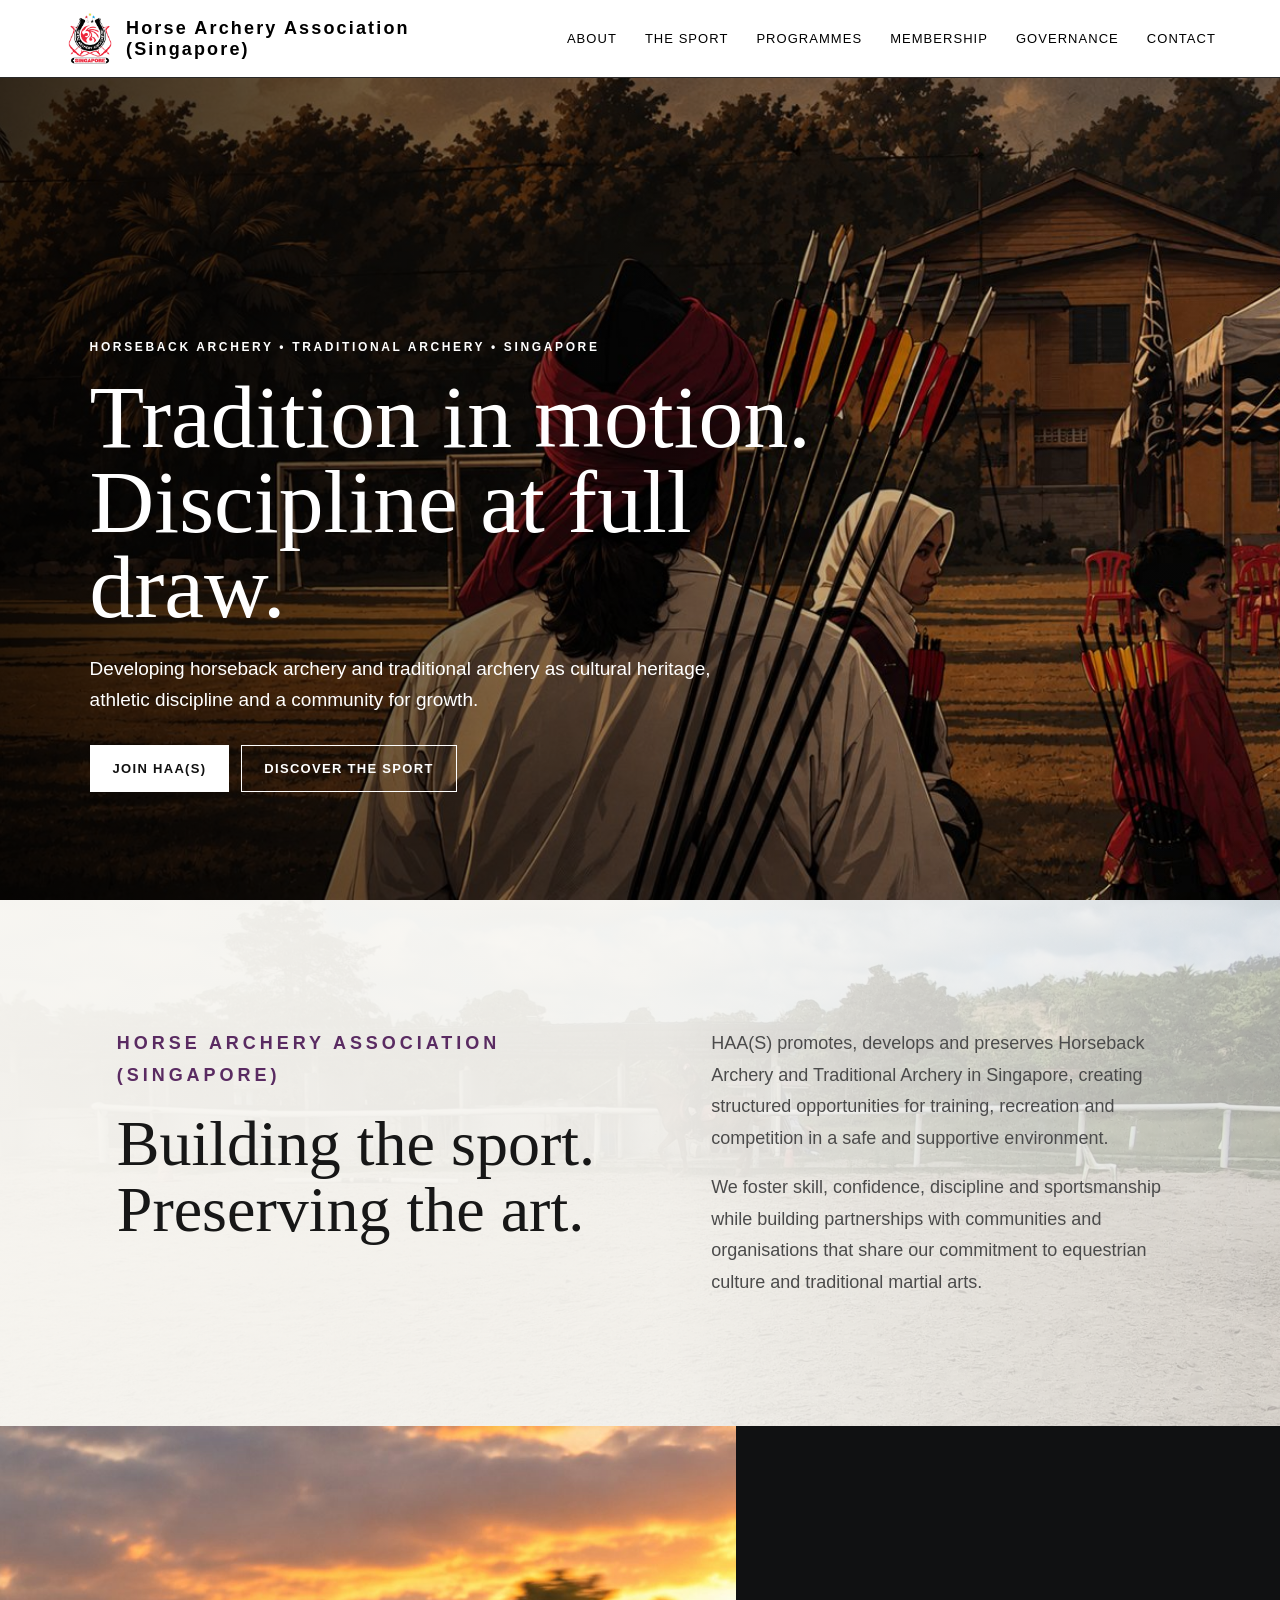
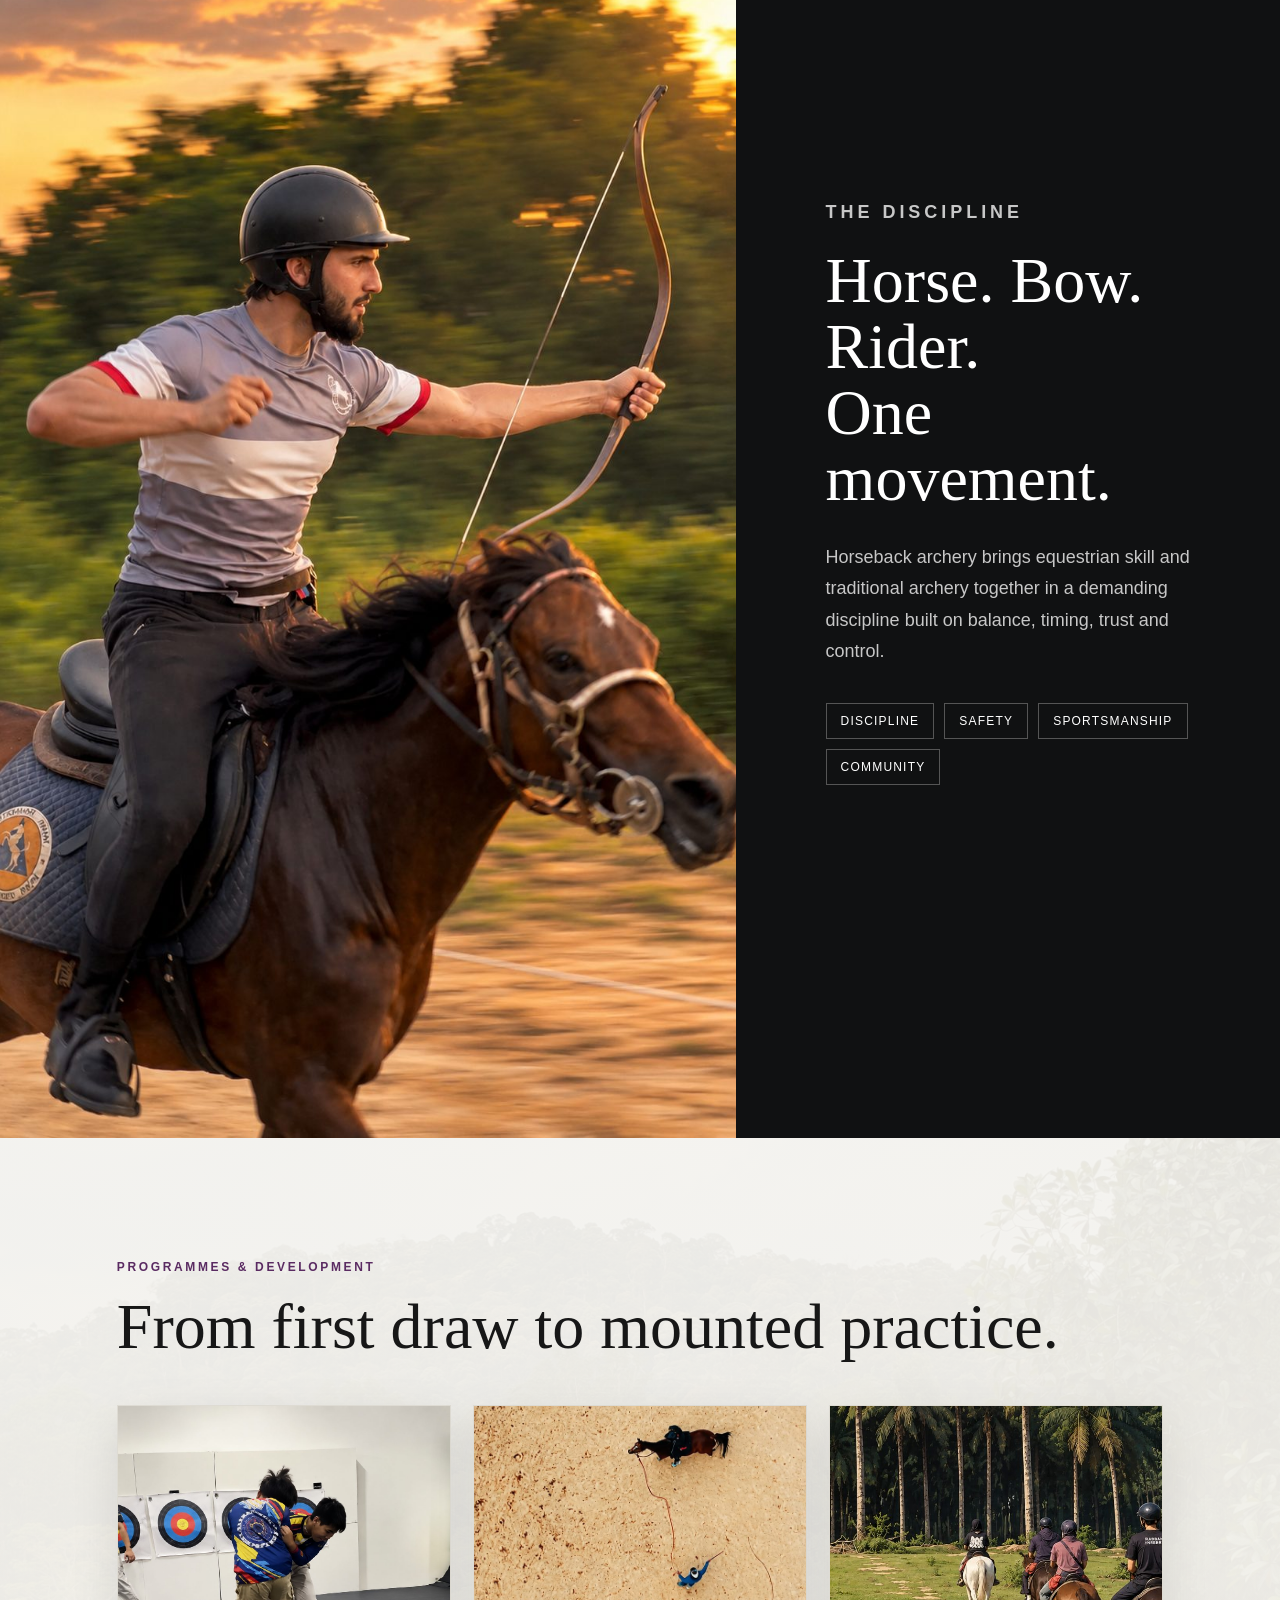
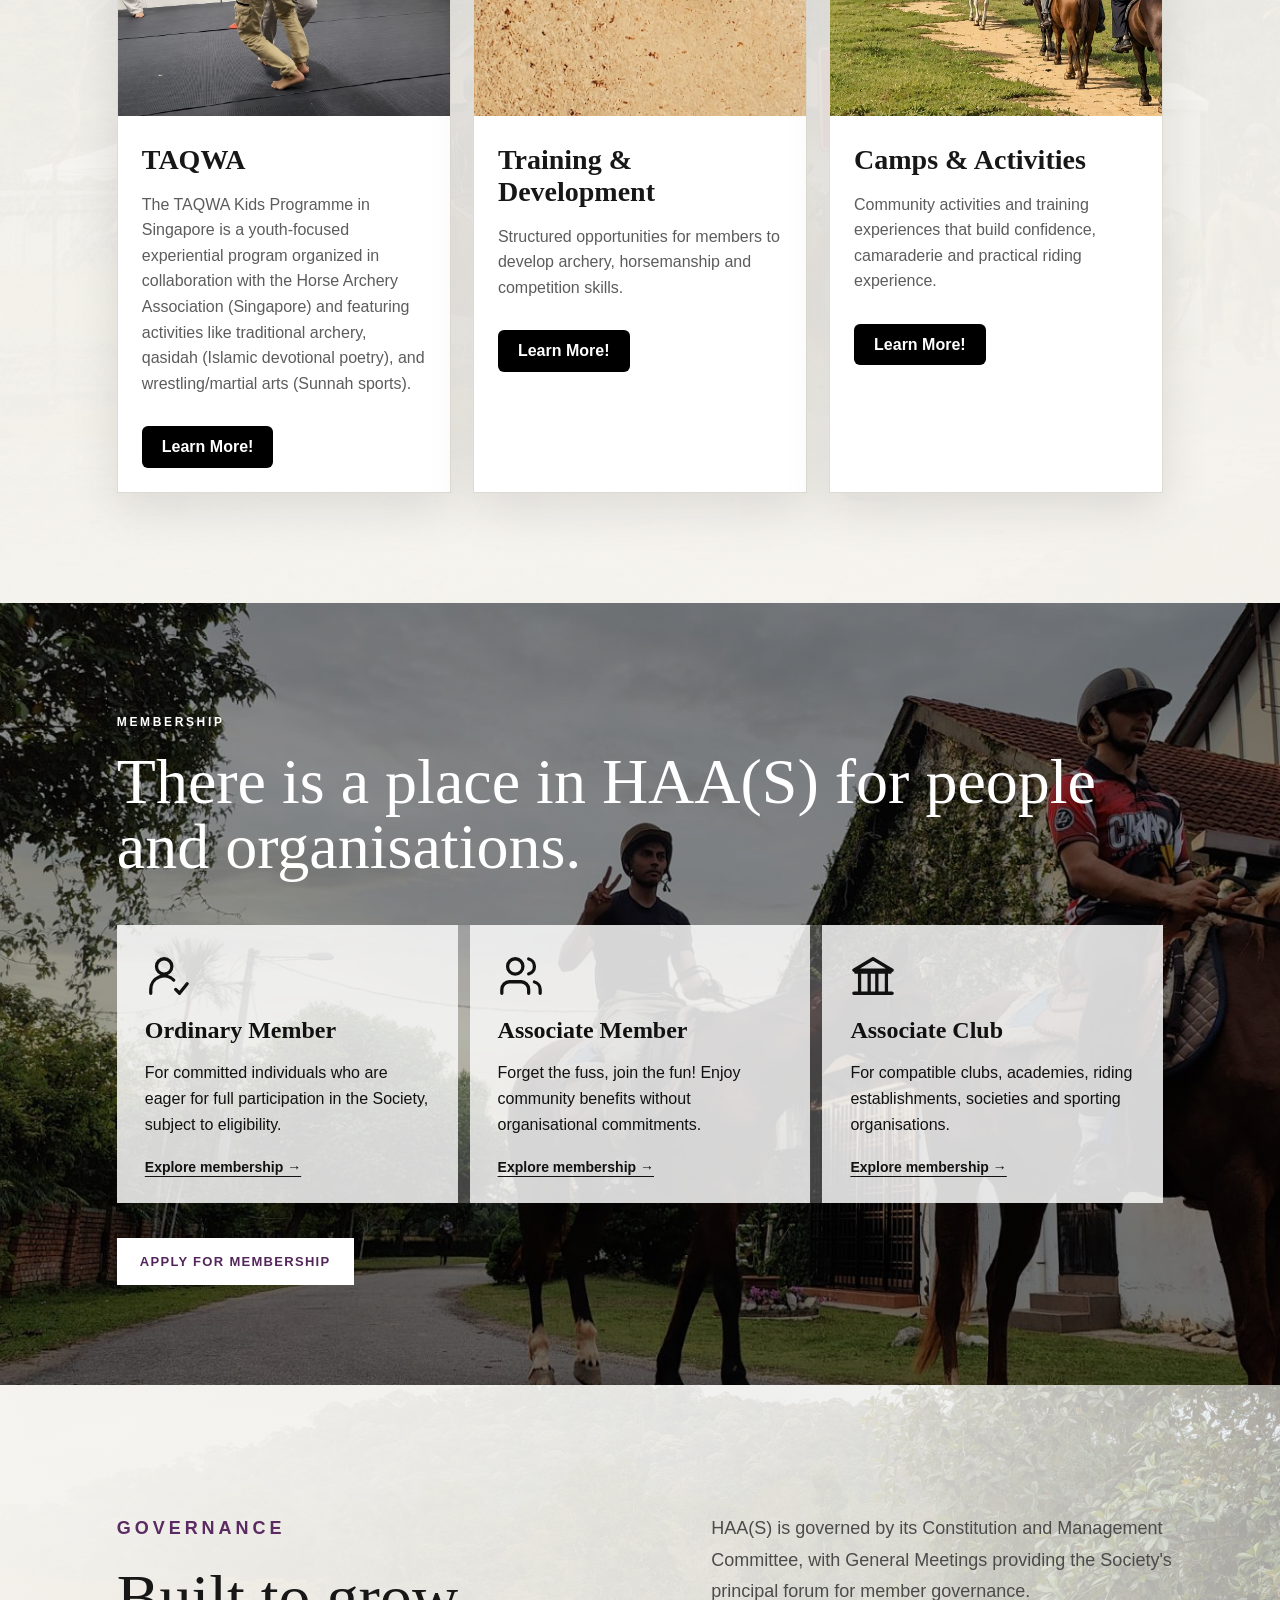
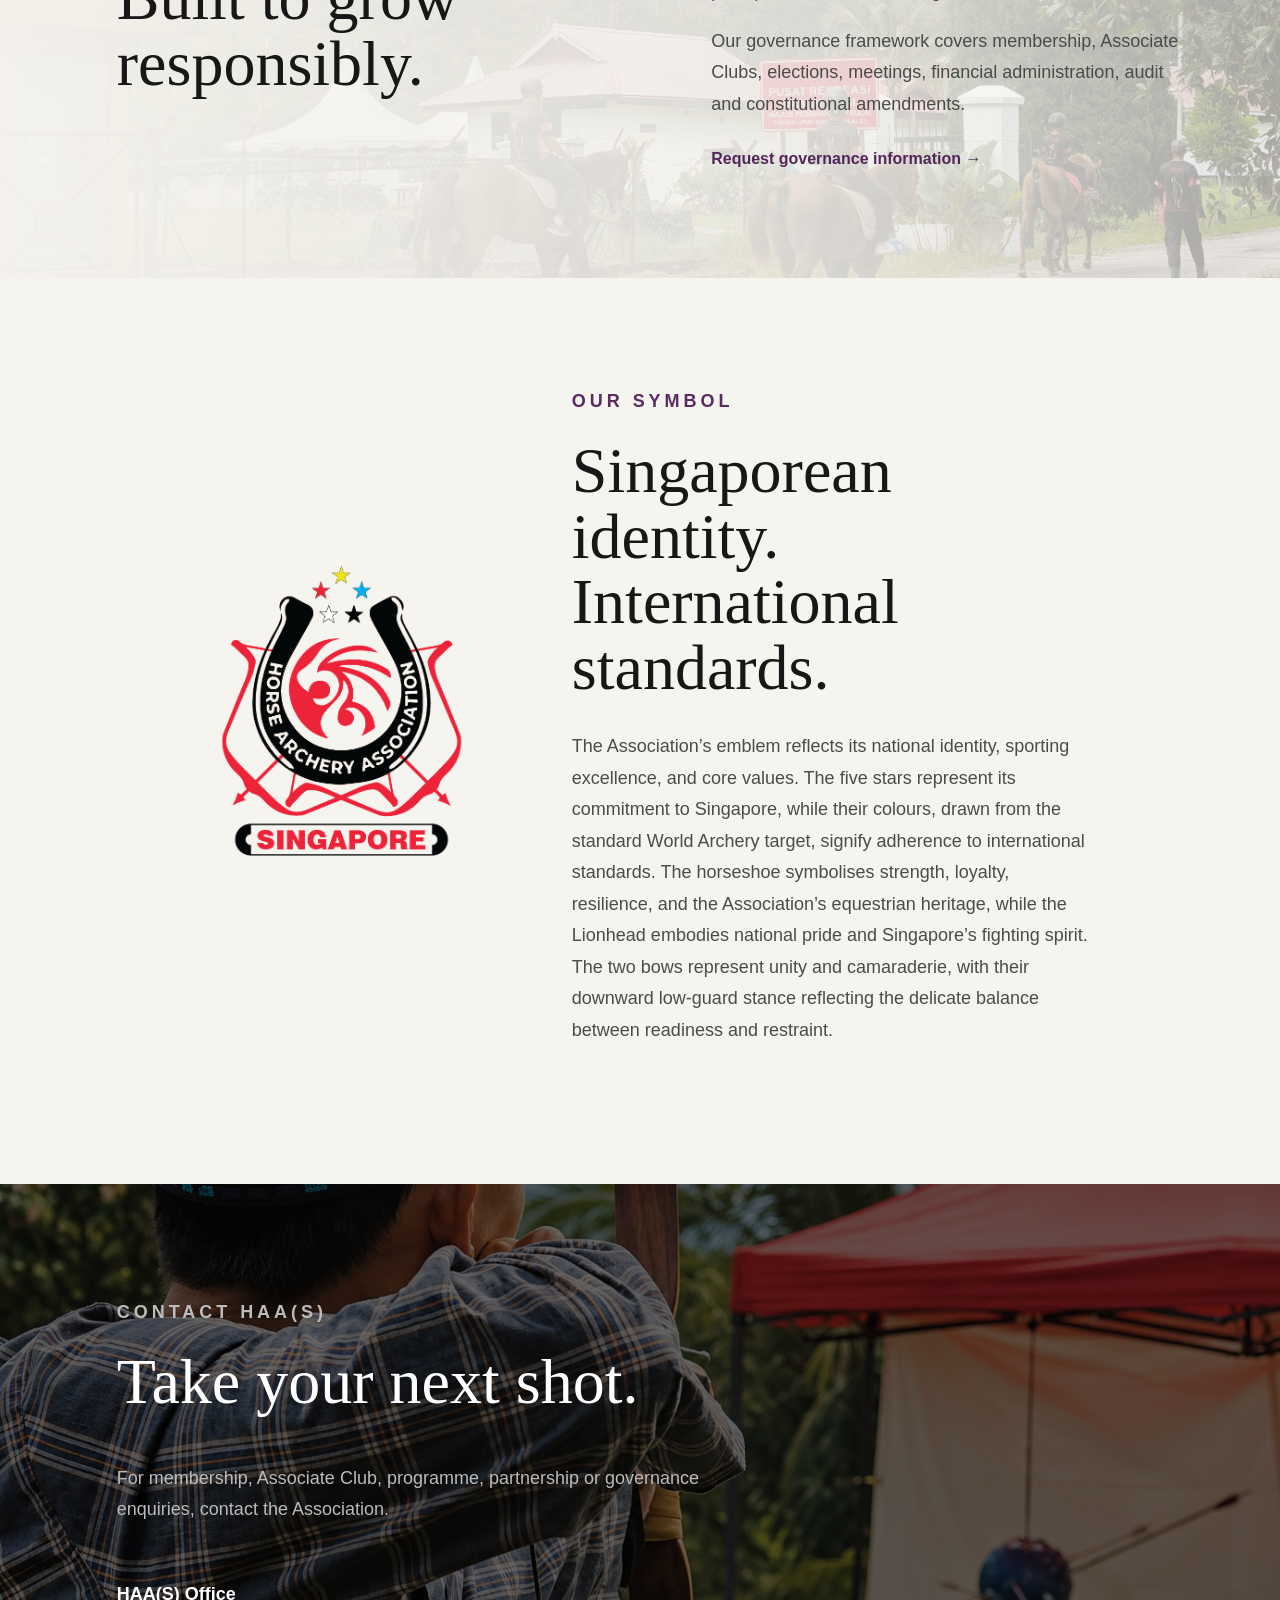
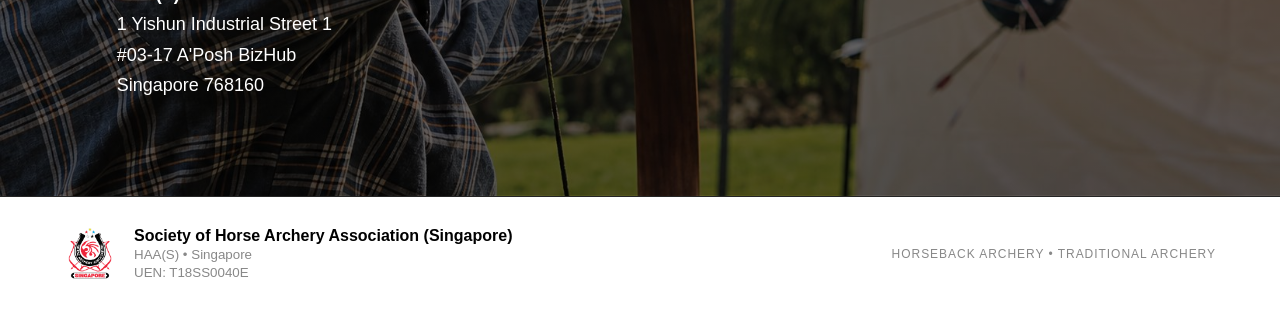
<file: index.html>
<!doctype html>
<html lang="en">
<head>
<meta charset="utf-8">
<meta name="viewport" content="width=device-width,initial-scale=1">
<meta name="description" content="Horse Archery Association (Singapore) — developing horseback archery and traditional archery in Singapore.">
<title>HAA(S) — Horse Archery Association (Singapore)</title>
<link rel="stylesheet" href="styles.css">
<link rel="stylesheet" href="header.css"></head>
<body>
<header class="nav" data-box="header" style="background:#fff;background-image:none;">
  <a class="brand" href="#home"><img data-image="headerLogo" src="assets/haas-symbol.png" alt="HAA(S) symbol"><span data-edit="brand">Horse Archery Association<br>(Singapore)<br></span></a>
  <button class="menu" aria-label="Open navigation">☰</button>
  <nav>
    <a href="#about" data-edit="navAbout">About</a><a href="#sport" data-edit="navSport">The Sport</a><a href="#programmes" data-edit="navProgrammes">Programmes</a>
    <a href="#membership" data-edit="navMembership">Membership</a><a href="#governance" data-edit="navGovernance">Governance</a><a href="#contact" data-edit="navContact">Contact</a>
  </nav>
</header>

<main>
<section id="home" class="hero" data-box="hero">
  <img data-image="hero" src="assets/editor-hero.jpg" alt="Horse archery riders during a HAA(S) activity" fetchpriority="high" style="object-position:50% 69%;">
  <video class="hero-video" autoplay muted loop playsinline preload="none" poster="assets/editor-hero.jpg" aria-hidden="true"><source src="assets/haas-hero-web.mp4" type="video/mp4"></video>
  <div class="shade"></div>
  <div class="hero-copy" data-box="area1">
    <p class="eyebrow" data-edit="heroEyebrow">HORSEBACK ARCHERY • TRADITIONAL ARCHERY • SINGAPORE</p>
    <h1 data-edit="heroTitle">Tradition in motion.<br>Discipline at full draw.</h1>
    <p data-edit="heroDesc">Developing horseback archery and traditional archery as cultural heritage, athletic discipline and a community for growth.</p>
    <div class="actions" data-box="area2"><a class="btn primary" href="#membership">Join HAA(S)</a><a class="btn ghost" href="#sport">Discover the sport</a></div>
  </div>
</section>

<section id="about" class="section intro" data-box="about" style="background-repeat:no-repeat;background-repeat:no-repeat;background-repeat:no-repeat;background-repeat:no-repeat;background-repeat:no-repeat;background-repeat:no-repeat;background-image:linear-gradient(rgba(0,0,0,255,255,255,0.8),rgba(255,255,255,0.8)),url(assets/editor-box-about.jpg);background-size:cover;background-position:50% 50%;background-repeat:no-repeat;">
  <div><p data-edit="auto1" class="eyebrow dark">HORSE ARCHERY ASSOCIATION (SINGAPORE)</p><h2 data-edit="aboutTitle">Building the sport. Preserving the art.</h2></div>
  <div><p data-edit="auto2">HAA(S) promotes, develops and preserves Horseback Archery and Traditional Archery in Singapore, creating structured opportunities for training, recreation and competition in a safe and supportive environment.</p>
  <p data-edit="auto3">We foster skill, confidence, discipline and sportsmanship while building partnerships with communities and organisations that share our commitment to equestrian culture and traditional martial arts.</p></div>
</section>

<section id="sport" class="split dark-section" data-box="sport">
  <div class="photo" data-box="area3"><img data-image="sport" src="assets/editor-sport.jpg" alt="Riders training with horses"></div>
  <div class="copy" data-box="area4"><p data-edit="auto4" class="eyebrow">THE DISCIPLINE</p><h2 data-edit="sportTitle">Horse. Bow. Rider.<br>One movement.</h2>
  <p data-edit="auto5">Horseback archery brings equestrian skill and traditional archery together in a demanding discipline built on balance, timing, trust and control.</p>
  <div class="principles" data-box="area5"><span>Discipline</span><span>Safety</span><span>Sportsmanship</span><span>Community</span></div></div>
</section>

<section id="programmes" class="section" data-box="programmes">
  <p data-edit="auto6" class="eyebrow dark">PROGRAMMES & DEVELOPMENT</p><h2 data-edit="programmesTitle">From first draw to mounted practice.</h2>
  <div class="cards">
    <article data-box="card1"><img data-image="taqwa" src="assets/editor-taqwa.jpg" alt="TAQWA programme poster" style="object-position:100% 61%;"><div><h3 data-edit="auto7">TAQWA</h3><p data-edit="auto8">The TAQWA Kids Programme in Singapore is a youth-focused experiential program organized in collaboration with the Horse Archery Association (Singapore) and featuring activities like traditional archery, qasidah (Islamic devotional poetry), and wrestling/martial arts (Sunnah sports).<br></p><a class="taqwa-learn-more" href="https://www.instagram.com/taqwakidsprogramme/" target="_blank" rel="noopener noreferrer">Learn More!</a></div></article>
    <article data-box="card2"><img data-image="training" src="assets/editor-training.jpg" alt="Mounted training arena" style="transform:translate(0%,0%) scale(1.37);transform-origin:center;clip-path:inset(13.503649635036496%);"><div><h3 data-edit="auto9">Training & Development</h3><p data-edit="auto10">Structured opportunities for members to develop archery, horsemanship and competition skills.</p><a class="taqwa-learn-more" href="modules.html">Learn More!</a></div></article>
    <article data-box="card3"><img data-image="camp" src="assets/editor-camp.jpg" alt="HAA(S) riders at camp" style="object-position:74% 50%;"><div><h3 data-edit="auto11">Camps & Activities</h3><p data-edit="auto12">Community activities and training experiences that build confidence, camaraderie and practical riding experience.</p><a class="taqwa-learn-more" href="events.html">Learn More!</a></div></article>
  </div>
</section>

<section id="membership" class="membership" data-box="membership" style="background-repeat:no-repeat;background-repeat:no-repeat;background-image:linear-gradient(rgba(0,0,0,0.4),rgba(0,0,0,0.4)),url(assets/editor-box-membership.jpg);background-size:cover;background-position:22% 0%;background-repeat:no-repeat;">
  <div class="section">
    <p data-edit="auto13" class="eyebrow">MEMBERSHIP</p><h2 data-edit="membershipTitle">There is a place in HAA(S) for people and organisations.</h2>
    <div class="member-grid">
      <a class="member-card-link" data-box="memberCard4" href="membership-ordinary.html"><svg class="member-icon" viewBox="0 0 24 24" fill="none" stroke="white" stroke-width="1.7" stroke-linecap="round" stroke-linejoin="round" aria-hidden="true"><circle cx="10" cy="7" r="4"/><path d="M3 21v-2a7 7 0 0 1 12-4.9"/><path d="m16 19 2 2 4-5"/></svg><b data-edit="auto14">Ordinary Member</b><p data-edit="auto15">For committed individuals who are eager for full participation in the Society, subject to eligibility.</p><span class="member-card-cta">Explore membership →</span></a>
      <a class="member-card-link" data-box="memberCard5" href="membership-associate.html"><svg class="member-icon" viewBox="0 0 24 24" fill="none" stroke="white" stroke-width="1.7" stroke-linecap="round" stroke-linejoin="round" aria-hidden="true"><path d="M16 21v-2a4 4 0 0 0-4-4H6a4 4 0 0 0-4 4v2"/><circle cx="9" cy="7" r="4"/><path d="M22 21v-2a4 4 0 0 0-3-3.87M16 3.13a4 4 0 0 1 0 7.75"/></svg><b data-edit="auto16">Associate Member</b><p data-edit="auto17">Forget the fuss, join the fun! Enjoy community benefits without organisational commitments.</p><span class="member-card-cta">Explore membership →</span></a>
      <a class="member-card-link" data-box="memberCard6" href="membership-club.html"><svg class="member-icon" viewBox="0 0 24 24" fill="none" stroke="white" stroke-width="1.7" stroke-linecap="round" stroke-linejoin="round" aria-hidden="true"><path d="M3 10h18M5 10v10m5-10v10m4-10v10m5-10v10M2 21h20M12 3 2 9h20L12 3Z"/></svg><b data-edit="auto18">Associate Club</b><p data-edit="auto19">For compatible clubs, academies, riding establishments, societies and sporting organisations.</p><span class="member-card-cta">Explore membership →</span></a>
    </div>
    <a class="btn light" href="/membership-application.html">Apply for Membership</a>
  </div>
</section>

<section id="governance" class="section governance" data-box="governance">
  <div><p data-edit="auto20" class="eyebrow dark">GOVERNANCE</p><h2 data-edit="governanceTitle">Built to grow responsibly.</h2></div>
  <div><p data-edit="auto21">HAA(S) is governed by its Constitution and Management Committee, with General Meetings providing the Society's principal forum for member governance.</p>
  <p data-edit="auto22">Our governance framework covers membership, Associate Clubs, elections, meetings, financial administration, audit and constitutional amendments.</p>
  <a class="text-link" href="#contact">Request governance information →</a></div>
</section>

<section class="symbol" data-box="symbol" style="">
  <img src="assets/haas-symbol.png" alt="HAA(S) symbol">
  <div><p data-edit="auto23" class="eyebrow dark">OUR SYMBOL</p><h2 data-edit="symbolTitle">Singaporean identity. International standards.</h2>
  <p data-edit="auto24">The Association’s emblem reflects its national identity, sporting excellence, and core values. The five stars represent its commitment to Singapore, while their colours, drawn from the standard World Archery target, signify adherence to international standards. The horseshoe symbolises strength, loyalty, resilience, and the Association’s equestrian heritage, while the Lionhead embodies national pride and Singapore’s fighting spirit. The two bows represent unity and camaraderie, with their downward low-guard stance reflecting the delicate balance between readiness and restraint.</p></div>
</section>

<section id="contact" class="contact" data-box="contact" style="background-repeat:no-repeat;background-repeat:no-repeat;background-image:linear-gradient(rgba(0,0,0,0.6),rgba(0,0,0,0.6)),url(assets/editor-box-contact.jpg);background-size:cover;background-position:50% 50%;background-repeat:no-repeat;">
  <div class="section"><p data-edit="auto25" class="eyebrow">CONTACT HAA(S)</p><h2 data-edit="contactTitle">Take your next shot.</h2>
  <p data-edit="auto26">For membership, Associate Club, programme, partnership or governance enquiries, contact the Association.</p>
  <div class="address" data-box="area6" style=""><b data-edit="auto27">HAA(S) Office</b><br>1 Yishun Industrial Street 1<br>#03-17 A'Posh BizHub<br>Singapore 768160</div></div>
</section>
</main>

<footer data-box="footer" style="background-color:#ffffff;color:#000000;"><img data-image="footerLogo" src="assets/haas-symbol.png" alt=""><div data-box="memberCard7"><b data-edit="auto28">Society of Horse Archery Association (Singapore)</b><br><small data-edit="auto29">HAA(S) • Singapore</small><br><small>UEN: T18SS0040E</small></div><span>Horseback Archery • Traditional Archery</span></footer>
<script src="script.js"></script>
</body>
</html>
</file>
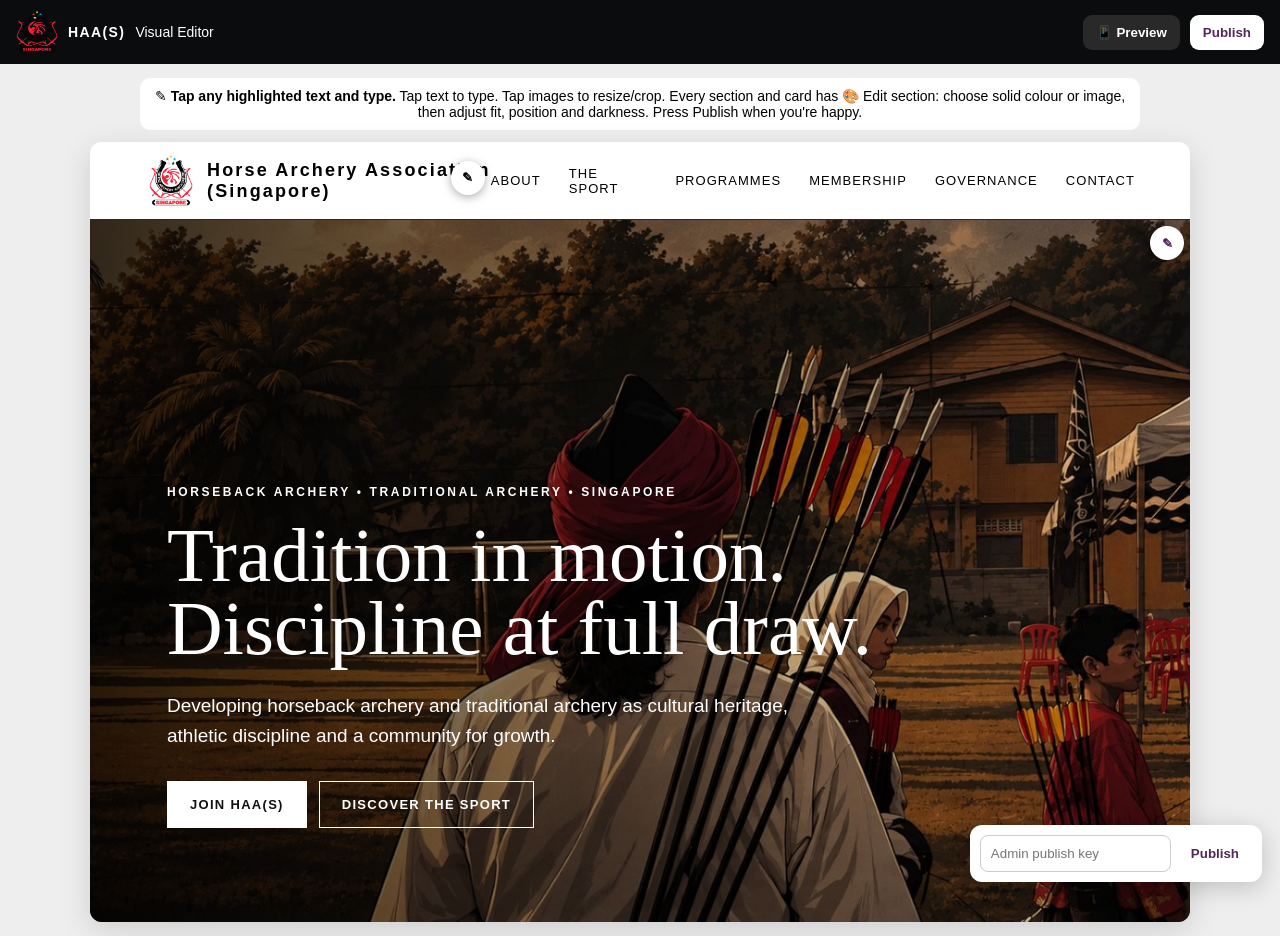
<file: admin/index.html>
<!doctype html><html><head><meta charset="utf-8"><meta name="viewport" content="width=device-width,initial-scale=1"><title>HAA(S) Visual Editor</title><style>*{box-sizing:border-box}body{margin:0;background:#eee;font:14px Arial}.top{height:64px;background:#0b0c0d;color:#fff;display:flex;align-items:center;gap:10px;padding:0 16px;position:sticky;top:0;z-index:20}.top img{width:42px;height:42px}.top b{letter-spacing:.1em}.spacer{flex:1}.btn{border:0;border-radius:9px;padding:10px 13px;font-weight:800}.previewBtn{background:#292929;color:#fff}.publish{background:#fff;color:#53265b}.wrap{padding:14px}.hint{text-align:center;margin:0 auto 12px;background:#fff;padding:10px;border-radius:10px;max-width:1000px}.frame{max-width:1100px;margin:auto;background:#fff;box-shadow:0 8px 30px #0002;border-radius:12px;overflow:hidden}.frame iframe{width:100%;height:calc(100vh - 120px);border:0;display:block}.keybox{position:fixed;right:18px;bottom:18px;z-index:30;background:#fff;padding:10px;border-radius:12px;box-shadow:0 5px 25px #0003;display:flex;gap:7px}.keybox input{border:1px solid #ccc;border-radius:8px;padding:10px}@media(max-width:700px){.top span{display:none}.wrap{padding:7px}.hint{font-size:12px}.frame iframe{height:calc(100vh - 115px)}.keybox{left:7px;right:7px;bottom:7px}.keybox input{flex:1;min-width:0}}.boxbar{position:fixed;left:50%;bottom:12px;transform:translateX(-50%);z-index:40;background:#fff;padding:10px;border-radius:14px;box-shadow:0 5px 25px #0004;display:none;gap:7px;align-items:center;max-width:96vw}.boxbar input[type=color]{width:42px;height:38px;border:0;background:none}.boxbar label{font-size:11px;font-weight:bold}.boxbar input[type=range]{width:90px}.boxbar button{border:0;border-radius:8px;padding:9px;font-weight:bold}.boxbar .close{background:#eee}@media(max-width:700px){.boxbar{bottom:70px;flex-wrap:wrap;justify-content:center}}.imagebar{position:fixed;left:50%;bottom:12px;transform:translateX(-50%);z-index:45;background:#fff;padding:10px 12px;border-radius:14px;box-shadow:0 5px 25px #0004;display:none;gap:9px;align-items:center;max-width:97vw}.imagebar label{font-size:11px;font-weight:bold}.imagebar select,.imagebar input{height:34px}.imagebar input[type=range]{width:95px}.imagebar button{border:0;border-radius:8px;padding:9px;font-weight:bold}@media(max-width:700px){.imagebar{bottom:70px;flex-wrap:wrap;justify-content:center;font-size:11px}}.bgedit{position:absolute;z-index:120;top:8px;left:50%;transform:translateX(-50%);border:0;border-radius:999px;padding:8px 12px;background:#fff;color:#53265b;font-weight:800;box-shadow:0 2px 12px #0005}.bgbar{position:fixed;left:50%;bottom:12px;transform:translateX(-50%);z-index:50;background:#fff;padding:10px 12px;border-radius:14px;box-shadow:0 5px 25px #0004;display:none;gap:9px;align-items:center;max-width:97vw}.bgbar label{font-size:11px;font-weight:bold}.bgbar input[type=range]{width:100px}.bgbar button{border:0;border-radius:8px;padding:9px;font-weight:bold}@media(max-width:700px){.bgbar{bottom:70px;flex-wrap:wrap;justify-content:center}}</style></head><body><header class="top"><img src="../assets/haas-symbol.png"><b>HAA(S)</b><span>Visual Editor</span><div class="spacer"></div><button class="btn previewBtn" onclick="mode()">📱 Preview</button><button class="btn publish" onclick="pub()">Publish</button></header><div class="wrap"><div class="hint">✎ <b>Tap any highlighted text and type.</b> Tap text to type. Tap images to resize/crop. Every section and card has 🎨 Edit section: choose solid colour or image, then adjust fit, position and darkness. Press Publish when you're happy.</div><div class="frame"><iframe id="site" src="../index.html"></iframe></div></div><div class="keybox"><input id="key" type="password" placeholder="Admin publish key"><button class="btn publish" onclick="pub()">Publish</button></div><div id="bgbar" class="bgbar"><button onclick="bgHeaderPicker.click()">↻ Replace header background</button><label>Position X <input id="bgX" type="range" min="0" max="100" value="50"></label><label>Y <input id="bgY" type="range" min="0" max="100" value="50"></label><button onclick="bgbar.style.display='none'">Done</button></div><div id="imagebar" class="imagebar"><button onclick="picker.click()">↻ Replace</button><label>Fit <select id="imgFit"><option value="cover">Fill</option><option value="contain">Fit</option></select></label><label>Position X <input id="imgX" type="range" min="0" max="100" value="50"></label><label>Y <input id="imgY" type="range" min="0" max="100" value="50"></label><label>Width <input id="imgW" type="range" min="20" max="200" value="100"></label><label>Height <input id="imgH" type="range" min="80" max="900" value="310"></label><label>Zoom <input id="imgZoom" type="range" min="100" max="250" value="100"></label><label>Round <input id="imgR" type="range" min="0" max="80" value="0"></label><button onclick="resetImg()">Reset</button><button onclick="imagebar.style.display='none'">Done</button></div><div id="boxbar" class="boxbar"><label>Box colour <input id="boxColor" type="color"></label><label>Text <input id="textColor" type="color"></label><button onclick="bgPicker.click()">🖼 Background image</button><label>Image <select id="boxSize"><option value="cover">Fill</option><option value="contain">Fit</option></select></label><label>Size <input id="boxZoom" type="range" min="25" max="300" value="100"></label><label>X <input id="boxX" type="range" min="0" max="100" value="50"></label><label>Y <input id="boxY" type="range" min="0" max="100" value="50"></label><label>Darken ↔ Lighten <input id="overlay" type="range" min="-.8" max=".8" step=".05" value="0"></label><button onclick="clearBg()">No image</button><button class="close" onclick="boxbar.style.display='none'">Done</button></div><input id="bgHeaderPicker" type="file" accept="image/jpeg,image/png,image/webp" hidden><input id="picker" type="file" accept="image/jpeg,image/png,image/webp" hidden><input id="bgPicker" type="file" accept="image/jpeg,image/png,image/webp" hidden><script>
const frame=document.getElementById('site'),picker=document.getElementById('picker'),bgPicker=document.getElementById('bgPicker'),boxbar=document.getElementById('boxbar'),imagebar=document.getElementById('imagebar'),texts={},images={},boxes={},imageStyles={},backgrounds={};let target=null,activeBox=null,activeBg=null,mob=false;
function mode(){mob=!mob;frame.style.width=mob?'390px':'100%';frame.style.margin='auto'}
frame.onload=()=>{const d=frame.contentDocument,st=d.createElement('style');st.textContent='[data-edit]{outline:2px dashed transparent;outline-offset:4px;cursor:text}[data-edit]:hover,[data-edit]:focus{outline-color:#b88bc2;background:rgba(83,38,91,.13)}[data-image]{cursor:pointer;outline:3px solid transparent;outline-offset:-3px}[data-image]:hover{outline-color:#b88bc2}';d.head.appendChild(st);d.querySelectorAll('[data-bg]').forEach(el=>{if(getComputedStyle(el).position==='static')el.style.position='relative';const b=d.createElement('button');b.className='bgedit';b.textContent='🖼 Edit header background';b.onclick=e=>{e.preventDefault();e.stopPropagation();activeBg=el;bgbar.style.display='flex';imagebar.style.display='none';boxbar.style.display='none'};el.appendChild(b)});
d.querySelectorAll('[data-edit]').forEach(el=>{el.contentEditable='true';el.onclick=e=>e.stopPropagation();el.oninput=()=>texts[el.dataset.edit]=el.innerText});d.querySelectorAll('[data-image]').forEach(el=>{el.onclick=e=>{e.preventDefault();e.stopPropagation();target=el;openImageTools(el)};const host=el.parentElement;if(host&&getComputedStyle(host).position==='static')host.style.position='relative';const b=d.createElement('button');b.textContent='✎';b.title='Change image';b.style.cssText='position:absolute;z-index:99;top:6px;right:6px;width:34px;height:34px;border:0;border-radius:50%;background:#fff;color:#53265b;font-weight:900;box-shadow:0 2px 10px #0005;cursor:pointer';b.onclick=e=>{e.preventDefault();e.stopPropagation();target=el;openImageTools(el)};host&&host.appendChild(b)});d.querySelectorAll('[data-box]').forEach(el=>{el.addEventListener('click',e=>{if(e.target.closest('[data-edit],[data-image],a,button'))return;e.preventDefault();e.stopPropagation();activeBox=el;const o=boxes[el.dataset.box]||{};boxSize.value=o.fit||o.size||'cover';boxZoom.value=o.zoom??100;boxX.value=o.x??50;boxY.value=o.y??50;overlay.value=o.overlay??0;boxbar.style.display='flex';imagebar.style.display='none';bgbar.style.display='none'})});d.querySelectorAll('a[data-edit]').forEach(a=>a.addEventListener('click',e=>{e.preventDefault();e.stopPropagation()}))};
function openImageTools(el){target=el;imagebar.style.display='flex';boxbar.style.display='none';const cs=frame.contentWindow.getComputedStyle(el),o=imageStyles[el.dataset.image]||{};imgFit.value=cs.objectFit==='contain'?'contain':'cover';imgW.value=Math.max(20,Math.min(200,parseFloat(el.style.width)||100));imgH.value=Math.max(80,Math.min(900,el.getBoundingClientRect().height));imgZoom.value=parseInt(o.zoom)||Math.round((parseFloat(el.style.transform.match(/scale\\(([^)]+)\\)/)?.[1])||1)*100);imgX.value=o.x ?? (parseFloat(cs.objectPosition) || 50);imgY.value=o.y ?? (parseFloat(cs.objectPosition.split(' ')[1]) || 50);imgR.value=parseInt(cs.borderRadius)||0}
function imgStyle(){if(!target)return null;return imageStyles[target.dataset.image]??={}}
function applyImagePosition(){if(!target)return;const o=imgStyle(),z=Math.max(1,Number(o.zoom||imgZoom.value)/100),x=Number(o.x??imgX.value),y=Number(o.y??imgY.value);target.style.objectPosition=x+'% '+y+'%';const tx=(50-x)*(z-1)/z,ty=(50-y)*(z-1)/z;target.style.transform='translate('+tx+'%,'+ty+'%) scale('+z+')';target.style.transformOrigin='center';target.style.clipPath=z>1?'inset('+((1-1/z)*50)+'%)':''}
imgFit.onchange=e=>{const o=imgStyle();o.fit=e.target.value;target.style.objectFit=o.fit};
imgX.oninput=e=>{const o=imgStyle();o.x=e.target.value;o.y=imgY.value;applyImagePosition()};
imgY.oninput=e=>{const o=imgStyle();o.y=e.target.value;o.x=imgX.value;applyImagePosition()};
imgW.oninput=e=>{const o=imgStyle();o.width=e.target.value;target.style.width=o.width+'%'};
imgH.oninput=e=>{const o=imgStyle();o.height=e.target.value;target.style.height=o.height+'px'};
imgZoom.oninput=e=>{const o=imgStyle();o.zoom=e.target.value;applyImagePosition()};
imgR.oninput=e=>{const o=imgStyle();o.radius=e.target.value;target.style.borderRadius=o.radius+'px'};
function resetImg(){if(!target)return;delete imageStyles[target.dataset.image];target.style.objectFit='';target.style.objectPosition='';target.style.width='';target.style.height='';target.style.transform='';target.style.clipPath='';target.style.borderRadius='';openImageTools(target)}
async function compressImage(file,maxDim=1800,quality=.82){return new Promise((resolve,reject)=>{const img=new Image(),u=URL.createObjectURL(file);img.onload=()=>{let w=img.naturalWidth,h=img.naturalHeight,scale=Math.min(1,maxDim/Math.max(w,h));w=Math.round(w*scale);h=Math.round(h*scale);const c=document.createElement('canvas');c.width=w;c.height=h;const x=c.getContext('2d');x.drawImage(img,0,0,w,h);URL.revokeObjectURL(u);resolve(c.toDataURL('image/jpeg',quality))};img.onerror=()=>{URL.revokeObjectURL(u);reject(Error('Could not read that image'))};img.src=u})}
bgHeaderPicker.onchange=()=>{const f=bgHeaderPicker.files[0];if(!f||!activeBg)return;const key=activeBg.dataset.bg;compressImage(f).then(data=>{const o=backgrounds[key]??={};o.image=data;o.preview=data;o.x=bgX.value;o.y=bgY.value;activeBg.style.backgroundImage='url('+data+')';activeBg.style.backgroundSize='cover';activeBg.style.backgroundPosition=o.x+'% '+o.y+'%'}).catch(e=>alert(e.message));bgHeaderPicker.value=''};
function bgPos(){if(!activeBg)return;const o=backgrounds[activeBg.dataset.bg]??={};o.x=bgX.value;o.y=bgY.value;activeBg.style.backgroundPosition=o.x+'% '+o.y+'%'}
bgX.oninput=bgPos;bgY.oninput=bgPos;
document.getElementById('boxColor').oninput=e=>{if(!activeBox)return;activeBox.style.backgroundColor=e.target.value;(boxes[activeBox.dataset.box]??={}).color=e.target.value};
document.getElementById('textColor').oninput=e=>{if(!activeBox)return;activeBox.style.color=e.target.value;(boxes[activeBox.dataset.box]??={}).textColor=e.target.value};
document.getElementById('overlay').oninput=e=>{if(!activeBox)return;(boxes[activeBox.dataset.box]??={}).overlay=e.target.value;applyBoxBg()};
boxSize.onchange=e=>{if(!activeBox)return;const o=boxes[activeBox.dataset.box]??={};o.fit=e.target.value;o.size=e.target.value;applyBoxBg()};
boxZoom.oninput=e=>{if(!activeBox)return;(boxes[activeBox.dataset.box]??={}).zoom=e.target.value;applyBoxBg()};
boxX.oninput=e=>{if(!activeBox)return;(boxes[activeBox.dataset.box]??={}).x=e.target.value;applyBoxBg()};
boxY.oninput=e=>{if(!activeBox)return;(boxes[activeBox.dataset.box]??={}).y=e.target.value;applyBoxBg()};
function applyBoxBg(){const o=boxes[activeBox.dataset.box]||{};if(o.preview){activeBox.style.backgroundImage='linear-gradient(rgba('+(Number(o.overlay)<0?'255,255,255,':'0,0,0,')+Math.abs(Number(o.overlay)||0)+'),rgba('+(Number(o.overlay)<0?'255,255,255,':'0,0,0,')+Math.abs(Number(o.overlay)||0)+')),url('+o.preview+')';activeBox.style.backgroundSize=(o.zoom&&Number(o.zoom)!==100)?o.zoom+'% auto':(o.fit||o.size||'cover');activeBox.style.backgroundPosition=(o.x??50)+'% '+(o.y??50)+'%';activeBox.style.backgroundRepeat='no-repeat'}}
function clearBg(){if(!activeBox)return;activeBox.style.backgroundImage='none';const o=boxes[activeBox.dataset.box]??={};o.removeBg=true;delete o.bgImage;delete o.preview;delete o.bgPath;activeBox.style.backgroundSize='';activeBox.style.backgroundPosition=''}
bgPicker.onchange=()=>{const f=bgPicker.files[0];if(!f||!activeBox)return;const key=activeBox.dataset.box;compressImage(f).then(data=>{const o=boxes[key]??={};o.removeBg=false;o.bgImage=data;o.preview=data;applyBoxBg()}).catch(e=>alert(e.message));bgPicker.value=''};
picker.onchange=()=>{const f=picker.files[0];if(!f||!target)return;compressImage(f).then(data=>{target.src=data;images[target.dataset.image]=data}).catch(e=>alert(e.message));picker.value=''};
async function pub(){const key=document.getElementById('key').value;if(!key)return alert('Enter your admin publish key.');const bs=document.querySelectorAll('.publish');bs.forEach(b=>{b.disabled=true;b.textContent='Publishing…'});try{const r=await fetch('/api/publish',{method:'POST',headers:{'Content-Type':'application/json','Authorization':'Bearer '+key},body:JSON.stringify({texts,images,boxes,imageStyles,backgrounds})}),raw=await r.text(),j=(()=>{try{return JSON.parse(raw)}catch{return {error:r.status===413?'Upload too large for server':('Server error ('+r.status+'): '+raw.slice(0,140))}}})();if(!r.ok)throw Error(j.error||'Publish failed');alert('Published. Vercel is deploying your changes now.')}catch(e){alert(e.message)}finally{bs.forEach(b=>{b.disabled=false;b.textContent='Publish'})}}</script></body></html>
</file>
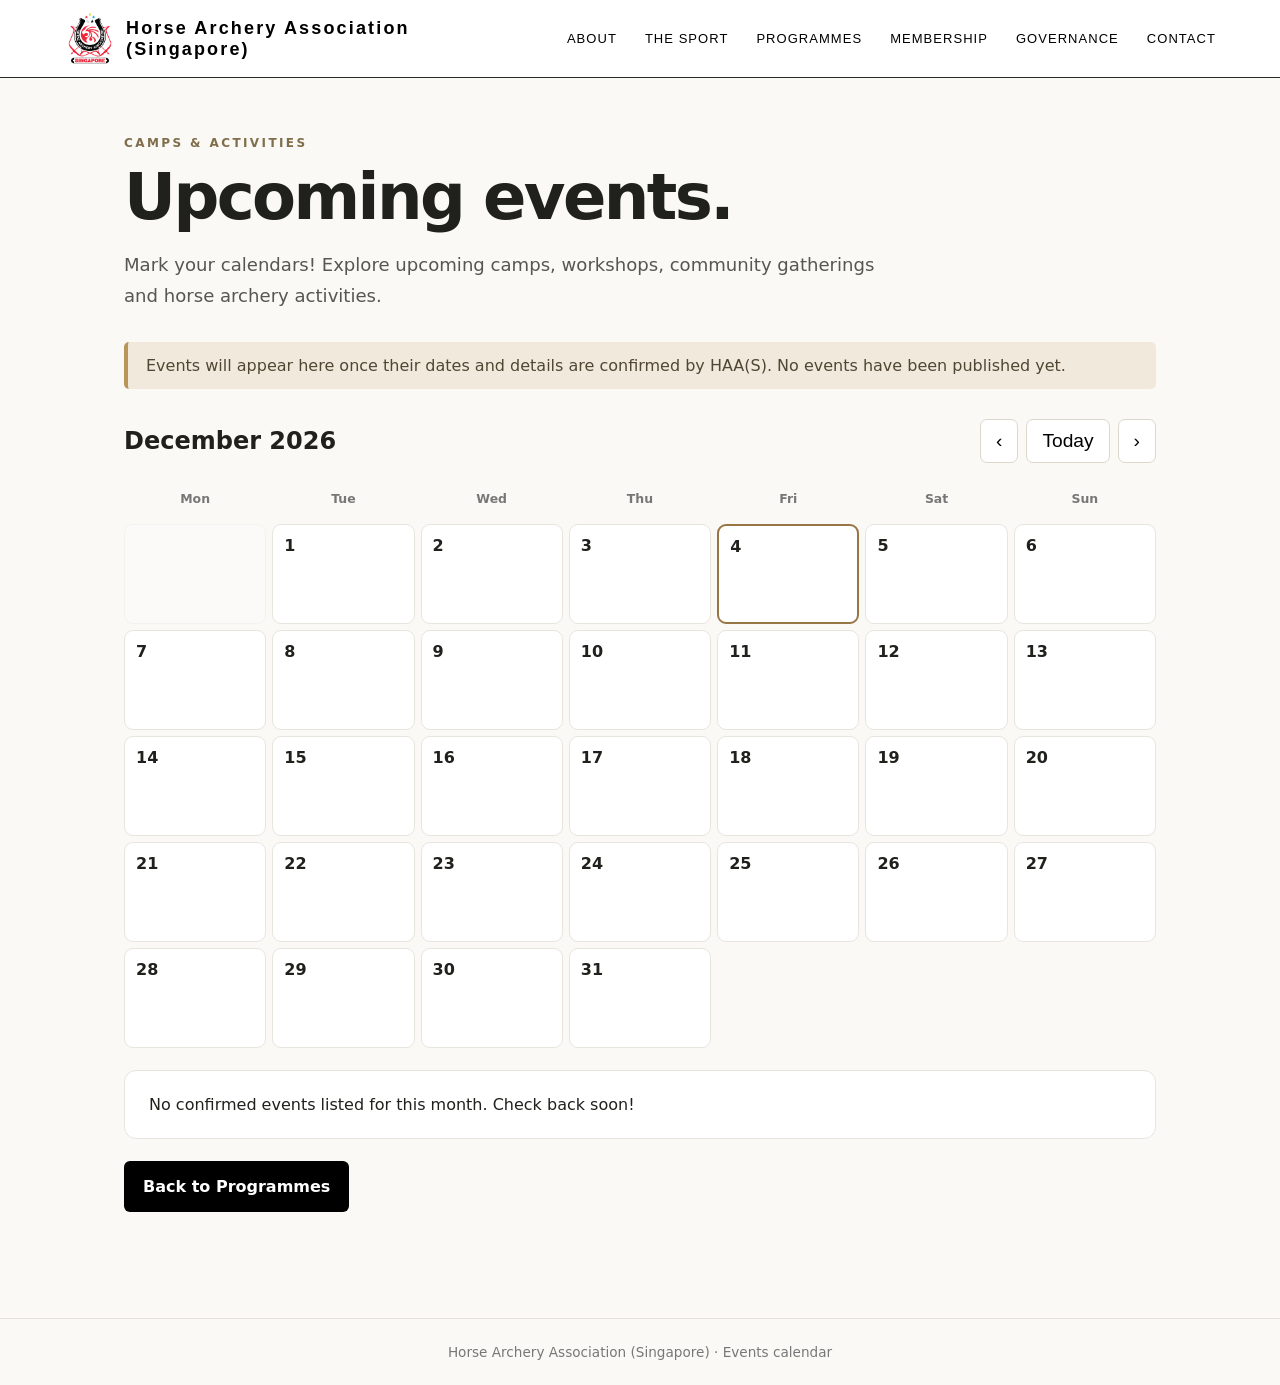
<file: events.html>
<!doctype html><html lang="en"><head><meta charset="utf-8"><meta name="viewport" content="width=device-width,initial-scale=1"><title>Upcoming Events | HAA(S)</title><style>
:root{font-family:Inter,system-ui,-apple-system,Segoe UI,sans-serif;color:#20201d;background:#faf9f5}*{box-sizing:border-box}body{margin:0}header{background:#fff;border-bottom:1px solid #e8e5df;padding:16px max(24px,calc((100vw - 1080px)/2));display:flex;align-items:center;justify-content:space-between;gap:16px}header a{color:#161616;text-decoration:none;font-weight:700}header .brand{font-size:1.05rem}main{max-width:1080px;margin:auto;padding:54px 24px 90px}.eyebrow{text-transform:uppercase;letter-spacing:.2em;font-size:.75rem;font-weight:800;color:#806d4c}h1{font-size:clamp(2.4rem,5vw,4.6rem);line-height:1.08;letter-spacing:-.04em;margin:12px 0 18px}h2{font-size:1.5rem;margin:0 0 12px}p{line-height:1.7;color:#575650}.lead{max-width:760px;font-size:1.13rem}.notice{background:#f0e9dc;border-left:4px solid #b99559;padding:14px 18px;border-radius:5px;margin:30px 0;color:#514633}.grid{display:grid;grid-template-columns:repeat(auto-fit,minmax(270px,1fr));gap:18px;margin:30px 0}.card{background:#fff;border:1px solid #e8e5df;border-radius:14px;padding:25px;box-shadow:0 5px 20px #00000005}.card .num{font-size:.78rem;letter-spacing:.12em;color:#91754b;font-weight:800}.card ul{padding-left:20px;line-height:1.8;color:#53514b}.tag{display:inline-block;background:#eae4d8;border-radius:20px;padding:5px 11px;font-size:.75rem;font-weight:700}.button{display:inline-block;background:#000;color:#fff;padding:12px 19px;border-radius:6px;text-decoration:none;font-weight:700}footer{border-top:1px solid #e5e2dc;padding:25px;text-align:center;color:#777;font-size:.85rem}@media(max-width:560px){header{padding:15px 20px}main{padding:38px 20px 65px}}

/* Consistent HAA(S) navigation on inner pages */
header.nav{position:relative;z-index:50;width:100%;min-height:78px;padding:14px 6vw;display:flex;justify-content:space-between;align-items:center;gap:20px;background:#fff!important;background-image:none!important;border-bottom:1px solid #eee;box-sizing:border-box}
header.nav .brand{display:flex;align-items:center;gap:10px;color:#000!important;text-decoration:none;font-weight:800;font-size:18px;white-space:nowrap}
header.nav .brand img{width:48px;height:48px;object-fit:contain}
header.nav nav{display:flex;align-items:center;gap:22px}
header.nav nav a{font-size:13px;letter-spacing:.03em;color:#000!important;text-decoration:none;font-weight:700}
header.nav .menu{display:none;background:transparent;border:0;font-size:27px;color:#000!important;cursor:pointer}
@media(max-width:760px){header.nav{padding:12px 6vw}header.nav .menu{display:block}header.nav nav{display:none;position:absolute;top:100%;left:0;right:0;background:#fff!important;padding:20px 6vw;flex-direction:column;align-items:flex-start;gap:18px;box-shadow:0 8px 14px #00000018}header.nav nav.open{display:flex}header.nav nav a{color:#000!important}}
</style><style>.calhead{display:flex;justify-content:space-between;align-items:center;gap:12px;margin:30px 0 16px}.calhead h2{margin:0}.calnav{display:flex;gap:8px}.calnav button{background:#fff;border:1px solid #ddd7cc;border-radius:7px;padding:10px 15px;cursor:pointer;font-size:1.2rem}.calendar{display:grid;grid-template-columns:repeat(7,minmax(0,1fr));gap:6px}.weekday{text-align:center;font-size:.78rem;font-weight:800;color:#777;padding:12px 0}.day{min-height:100px;border:1px solid #e8e5df;border-radius:9px;background:#fff;padding:11px;font-weight:700}.day.muted{opacity:.3}.day.today{border:2px solid #987545}.event{display:block;background:#ece3d4;border-radius:5px;padding:5px;margin-top:7px;font-size:.72rem;font-weight:600;line-height:1.3}.empty{margin:22px 0;padding:24px;background:#fff;border:1px solid #e8e5df;border-radius:12px}@media(max-width:650px){.day{min-height:55px;padding:7px;font-size:.8rem}.weekday{font-size:.65rem}.event{font-size:.6rem}}</style><link rel="stylesheet" href="header.css"></head><body><header class="nav" data-box="header" style="background:#fff;background-image:none;"><a class="brand" href="index.html#home"><img data-image="headerLogo" src="assets/haas-symbol.png" alt="HAA(S) symbol"><span data-edit="brand">Horse Archery Association<br>(Singapore)<br></span></a><button class="menu" type="button" aria-label="Open navigation" aria-expanded="false">☰</button><nav><a href="index.html#about" data-edit="navAbout">About</a><a href="index.html#sport" data-edit="navSport">The Sport</a><a href="index.html#programmes" data-edit="navProgrammes">Programmes</a><a href="index.html#membership" data-edit="navMembership">Membership</a><a href="index.html#governance" data-edit="navGovernance">Governance</a><a href="index.html#contact" data-edit="navContact">Contact</a></nav></header><main><span class="eyebrow">Camps & Activities</span><h1>Upcoming events.</h1><p class="lead">Mark your calendars! Explore upcoming camps, workshops, community gatherings and horse archery activities.</p><div class="notice">Events will appear here once their dates and details are confirmed by HAA(S). No events have been published yet.</div><div class="calhead"><h2 id="monthLabel" aria-live="polite"></h2><div class="calnav"><button id="prev" aria-label="Previous month">‹</button><button id="today">Today</button><button id="next" aria-label="Next month">›</button></div></div><div class="calendar" id="calendar" aria-label="Events calendar"></div><div class="empty" id="eventSummary">No confirmed events listed for this month. Check back soon!</div><p><a class="button" href="index.html#programmes">Back to Programmes</a></p></main><footer>Horse Archery Association (Singapore) · Events calendar</footer><script>
const events=[]; // Add confirmed events as {date:"YYYY-MM-DD",title:"Event name",details:"Optional details"}
const now=new Date();let year=now.getFullYear(),month=now.getMonth();const cal=document.getElementById("calendar"),label=document.getElementById("monthLabel"),summary=document.getElementById("eventSummary");
function render(){label.textContent=new Date(year,month,1).toLocaleDateString("en-SG",{month:"long",year:"numeric"});cal.replaceChildren();["Mon","Tue","Wed","Thu","Fri","Sat","Sun"].forEach(n=>{let el=document.createElement("div");el.className="weekday";el.textContent=n;cal.appendChild(el)});let first=(new Date(year,month,1).getDay()+6)%7,days=new Date(year,month+1,0).getDate(),shown=0;for(let i=0;i<first;i++){let el=document.createElement("div");el.className="day muted";cal.appendChild(el)}for(let d=1;d<=days;d++){let el=document.createElement("div");el.className="day";let dt=year+"-"+String(month+1).padStart(2,"0")+"-"+String(d).padStart(2,"0");if(year===now.getFullYear()&&month===now.getMonth()&&d===now.getDate())el.classList.add("today");el.textContent=d;events.filter(e=>e.date===dt).forEach(e=>{shown++;let tag=document.createElement("span");tag.className="event";tag.textContent=e.title;tag.title=e.details||e.title;el.appendChild(tag)});cal.appendChild(el)}summary.textContent=shown?shown+" event(s) scheduled this month. Select an event label for details.":"No confirmed events listed for this month. Check back soon!"}
document.getElementById("prev").onclick=()=>{month--;if(month<0){month=11;year--}render()};document.getElementById("next").onclick=()=>{month++;if(month>11){month=0;year++}render()};document.getElementById("today").onclick=()=>{year=now.getFullYear();month=now.getMonth();render()};render();
</script><script>(function(){const b=document.querySelector('header.nav .menu'),n=document.querySelector('header.nav nav');if(b&&n){b.addEventListener('click',()=>n.classList.toggle('open'));n.querySelectorAll('a').forEach(a=>a.addEventListener('click',()=>n.classList.remove('open')))}})();</script></body></html>
</file>
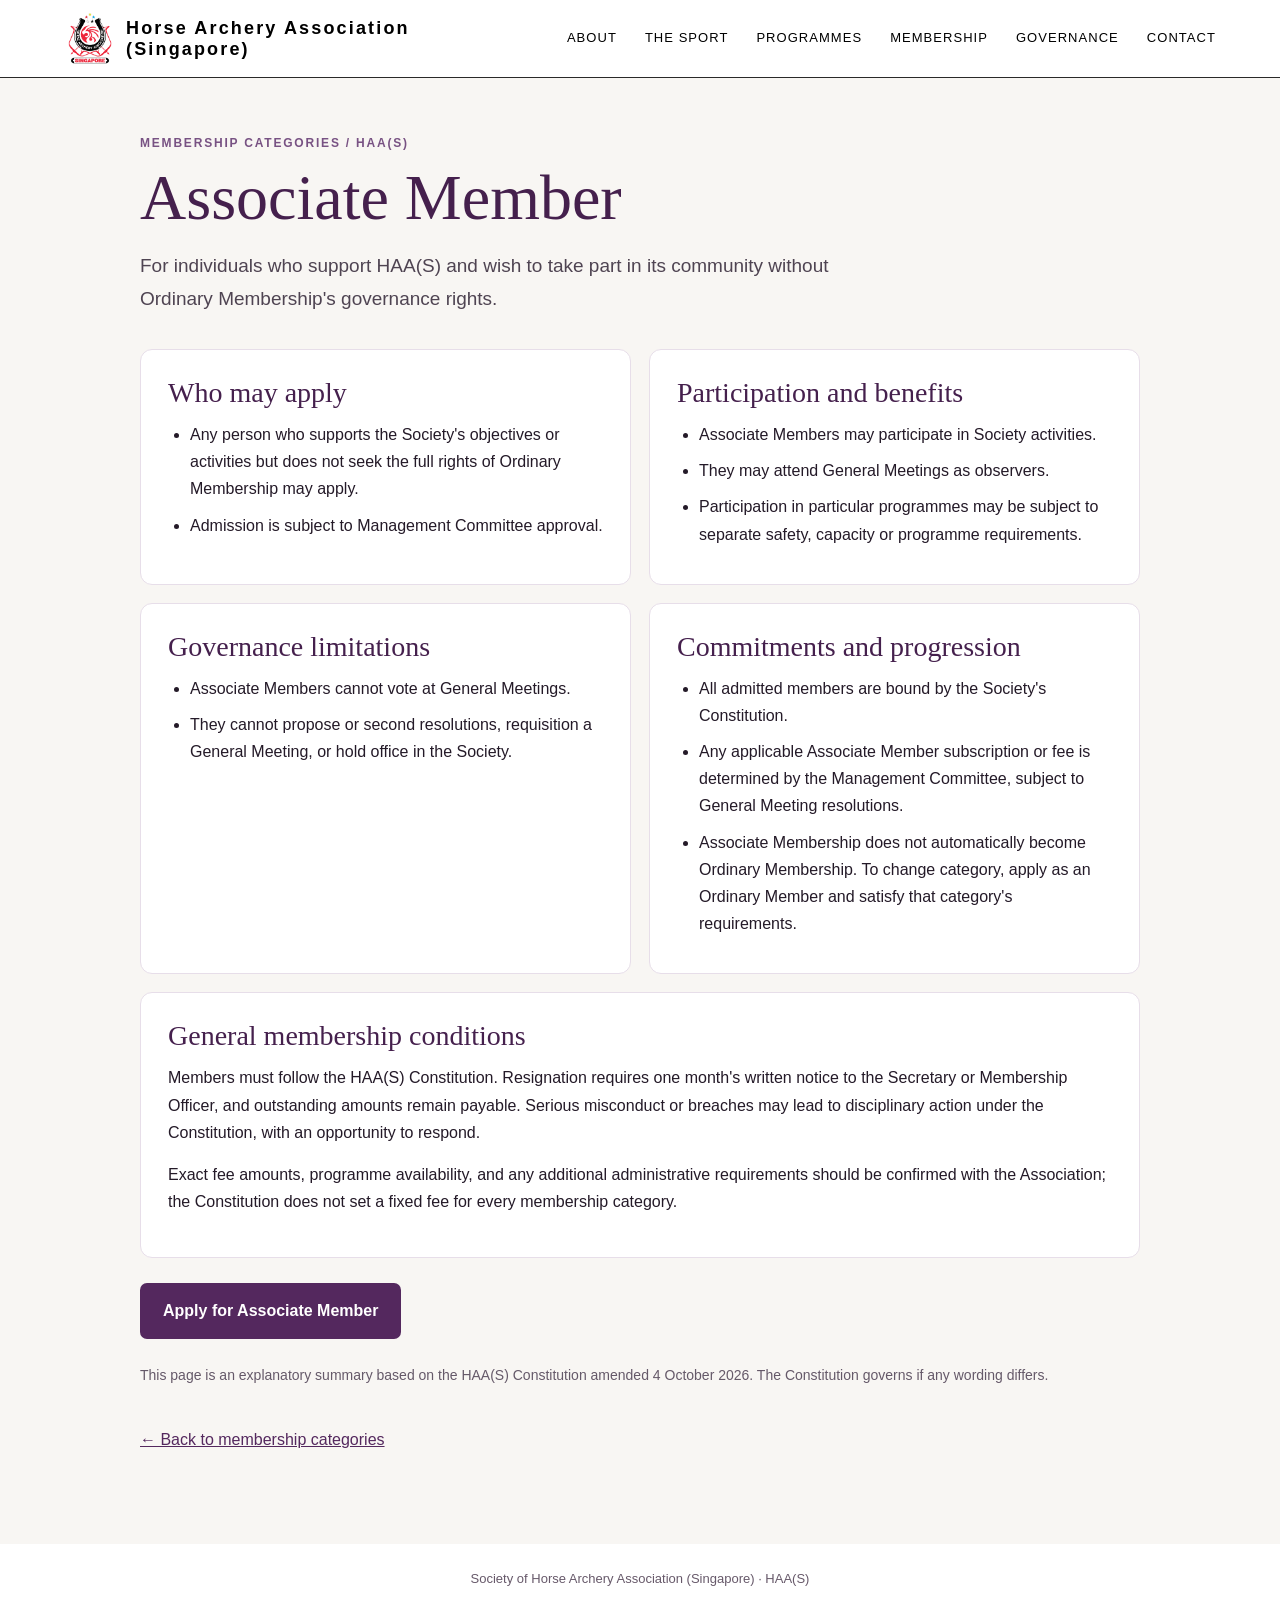
<file: membership-associate.html>
<!doctype html><html lang="en"><head><meta charset="utf-8"><meta name="viewport" content="width=device-width,initial-scale=1"><meta name="description" content="HAA(S) Associate Member eligibility, rights, commitments and application information."><title>Associate Member | HAA(S) Membership</title><style>body{margin:0;background:#f8f6f3;color:#241a28;font-family:Arial,sans-serif;line-height:1.7}a{color:#54285e}.wrap{max-width:1000px;margin:0 auto;padding:55px 6vw 90px}.eyebrow{color:#785283;font-size:12px;font-weight:800;letter-spacing:.15em}h1{font:normal clamp(36px,6vw,64px) Georgia,serif;color:#45204d;margin:8px 0 15px}h2{font:normal 28px Georgia,serif;color:#45204d;margin:0 0 12px}p{margin:0 0 15px}.lead{font-size:19px;color:#4f4452;max-width:760px;margin-bottom:34px}.grid{display:grid;grid-template-columns:repeat(2,minmax(0,1fr));gap:18px}.panel{background:#fff;border:1px solid #e7dee9;border-radius:12px;padding:27px}.panel.wide{grid-column:1/-1}.panel ul{padding-left:22px;margin:0}.panel li{margin:9px 0}.cta{display:inline-block;background:#54285e;color:#fff;text-decoration:none;padding:14px 23px;border-radius:7px;font-weight:700;margin-top:25px}.back{display:inline-block;margin-top:24px}.note{font-size:14px;color:#655969;margin-top:25px}footer{padding:24px 6vw;text-align:center;background:#fff;color:#67596a;font-size:13px}@media(max-width:700px){.grid{grid-template-columns:1fr}.panel.wide{grid-column:auto}}</style><link rel="stylesheet" href="header.css"></head><body><header class="nav" data-box="header" style="background:#fff;background-image:none;"><a class="brand" href="index.html#home"><img data-image="headerLogo" src="assets/haas-symbol.png" alt="HAA(S) symbol"><span data-edit="brand">Horse Archery Association<br>(Singapore)<br></span></a><button class="menu" type="button" aria-label="Open navigation" aria-expanded="false">☰</button><nav><a href="index.html#about" data-edit="navAbout">About</a><a href="index.html#sport" data-edit="navSport">The Sport</a><a href="index.html#programmes" data-edit="navProgrammes">Programmes</a><a href="index.html#membership" data-edit="navMembership">Membership</a><a href="index.html#governance" data-edit="navGovernance">Governance</a><a href="index.html#contact" data-edit="navContact">Contact</a></nav></header><main class="wrap"><div class="eyebrow">MEMBERSHIP CATEGORIES / HAA(S)</div><h1>Associate Member</h1><p class="lead">For individuals who support HAA(S) and wish to take part in its community without Ordinary Membership's governance rights.</p><div class="grid"><section class="panel"><h2>Who may apply</h2><ul><li>Any person who supports the Society's objectives or activities but does not seek the full rights of Ordinary Membership may apply.</li><li>Admission is subject to Management Committee approval.</li></ul></section><section class="panel"><h2>Participation and benefits</h2><ul><li>Associate Members may participate in Society activities.</li><li>They may attend General Meetings as observers.</li><li>Participation in particular programmes may be subject to separate safety, capacity or programme requirements.</li></ul></section><section class="panel"><h2>Governance limitations</h2><ul><li>Associate Members cannot vote at General Meetings.</li><li>They cannot propose or second resolutions, requisition a General Meeting, or hold office in the Society.</li></ul></section><section class="panel"><h2>Commitments and progression</h2><ul><li>All admitted members are bound by the Society's Constitution.</li><li>Any applicable Associate Member subscription or fee is determined by the Management Committee, subject to General Meeting resolutions.</li><li>Associate Membership does not automatically become Ordinary Membership. To change category, apply as an Ordinary Member and satisfy that category's requirements.</li></ul></section><section class="panel wide"><h2>General membership conditions</h2><p>Members must follow the HAA(S) Constitution. Resignation requires one month's written notice to the Secretary or Membership Officer, and outstanding amounts remain payable. Serious misconduct or breaches may lead to disciplinary action under the Constitution, with an opportunity to respond.</p><p>Exact fee amounts, programme availability, and any additional administrative requirements should be confirmed with the Association; the Constitution does not set a fixed fee for every membership category.</p></section></div><a class="cta" href="membership-application.html">Apply for Associate Member</a><p class="note">This page is an explanatory summary based on the HAA(S) Constitution amended 4 October 2026. The Constitution governs if any wording differs.</p><a class="back" href="index.html#membership">← Back to membership categories</a></main><footer>Society of Horse Archery Association (Singapore) · HAA(S)</footer><script>(function(){const b=document.querySelector('header.nav .menu'),n=document.querySelector('header.nav nav');if(b&&n){b.addEventListener('click',()=>{const open=n.classList.toggle('open');b.setAttribute('aria-expanded',String(open))});n.querySelectorAll('a').forEach(a=>a.addEventListener('click',()=>{n.classList.remove('open');b.setAttribute('aria-expanded','false')}))}})();</script></body></html>
</file>
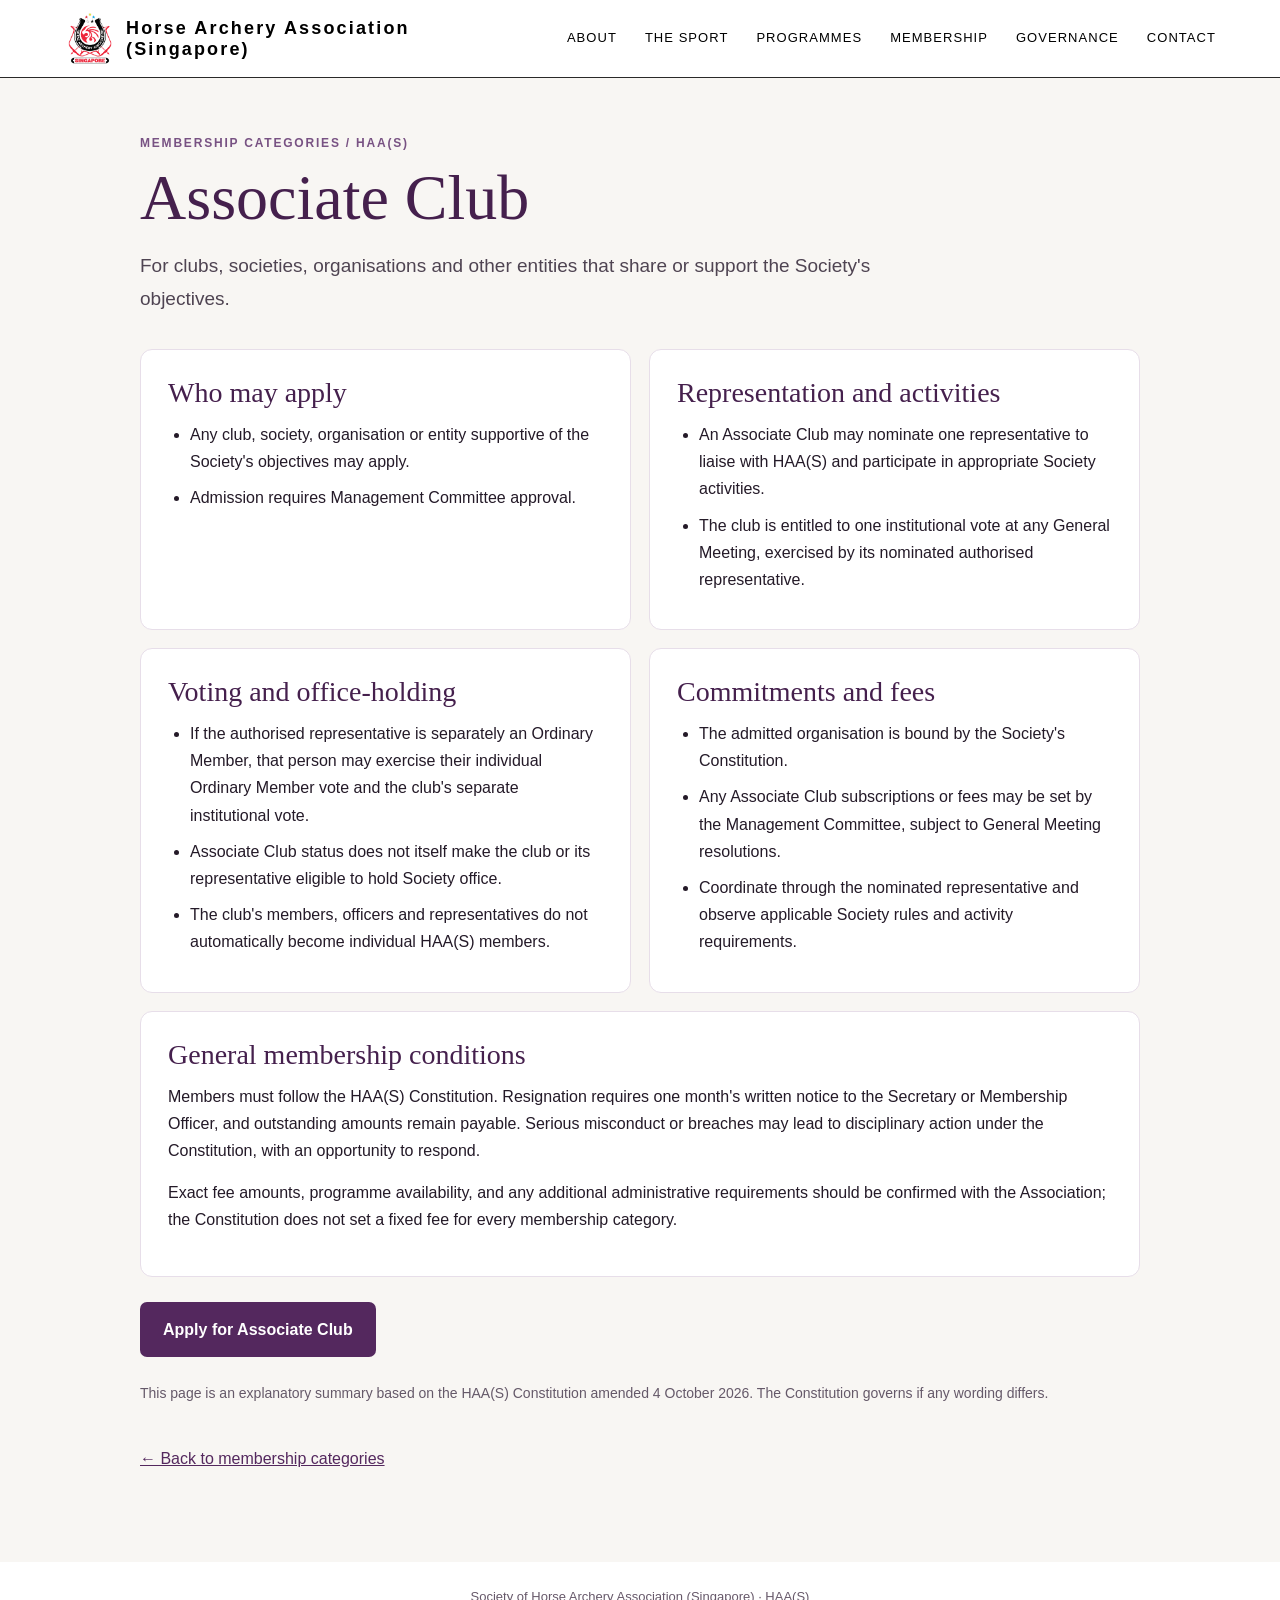
<file: membership-club.html>
<!doctype html><html lang="en"><head><meta charset="utf-8"><meta name="viewport" content="width=device-width,initial-scale=1"><meta name="description" content="HAA(S) Associate Club eligibility, rights, commitments and application information."><title>Associate Club | HAA(S) Membership</title><style>body{margin:0;background:#f8f6f3;color:#241a28;font-family:Arial,sans-serif;line-height:1.7}a{color:#54285e}.wrap{max-width:1000px;margin:0 auto;padding:55px 6vw 90px}.eyebrow{color:#785283;font-size:12px;font-weight:800;letter-spacing:.15em}h1{font:normal clamp(36px,6vw,64px) Georgia,serif;color:#45204d;margin:8px 0 15px}h2{font:normal 28px Georgia,serif;color:#45204d;margin:0 0 12px}p{margin:0 0 15px}.lead{font-size:19px;color:#4f4452;max-width:760px;margin-bottom:34px}.grid{display:grid;grid-template-columns:repeat(2,minmax(0,1fr));gap:18px}.panel{background:#fff;border:1px solid #e7dee9;border-radius:12px;padding:27px}.panel.wide{grid-column:1/-1}.panel ul{padding-left:22px;margin:0}.panel li{margin:9px 0}.cta{display:inline-block;background:#54285e;color:#fff;text-decoration:none;padding:14px 23px;border-radius:7px;font-weight:700;margin-top:25px}.back{display:inline-block;margin-top:24px}.note{font-size:14px;color:#655969;margin-top:25px}footer{padding:24px 6vw;text-align:center;background:#fff;color:#67596a;font-size:13px}@media(max-width:700px){.grid{grid-template-columns:1fr}.panel.wide{grid-column:auto}}</style><link rel="stylesheet" href="header.css"></head><body><header class="nav" data-box="header" style="background:#fff;background-image:none;"><a class="brand" href="index.html#home"><img data-image="headerLogo" src="assets/haas-symbol.png" alt="HAA(S) symbol"><span data-edit="brand">Horse Archery Association<br>(Singapore)<br></span></a><button class="menu" type="button" aria-label="Open navigation" aria-expanded="false">☰</button><nav><a href="index.html#about" data-edit="navAbout">About</a><a href="index.html#sport" data-edit="navSport">The Sport</a><a href="index.html#programmes" data-edit="navProgrammes">Programmes</a><a href="index.html#membership" data-edit="navMembership">Membership</a><a href="index.html#governance" data-edit="navGovernance">Governance</a><a href="index.html#contact" data-edit="navContact">Contact</a></nav></header><main class="wrap"><div class="eyebrow">MEMBERSHIP CATEGORIES / HAA(S)</div><h1>Associate Club</h1><p class="lead">For clubs, societies, organisations and other entities that share or support the Society's objectives.</p><div class="grid"><section class="panel"><h2>Who may apply</h2><ul><li>Any club, society, organisation or entity supportive of the Society's objectives may apply.</li><li>Admission requires Management Committee approval.</li></ul></section><section class="panel"><h2>Representation and activities</h2><ul><li>An Associate Club may nominate one representative to liaise with HAA(S) and participate in appropriate Society activities.</li><li>The club is entitled to one institutional vote at any General Meeting, exercised by its nominated authorised representative.</li></ul></section><section class="panel"><h2>Voting and office-holding</h2><ul><li>If the authorised representative is separately an Ordinary Member, that person may exercise their individual Ordinary Member vote and the club's separate institutional vote.</li><li>Associate Club status does not itself make the club or its representative eligible to hold Society office.</li><li>The club's members, officers and representatives do not automatically become individual HAA(S) members.</li></ul></section><section class="panel"><h2>Commitments and fees</h2><ul><li>The admitted organisation is bound by the Society's Constitution.</li><li>Any Associate Club subscriptions or fees may be set by the Management Committee, subject to General Meeting resolutions.</li><li>Coordinate through the nominated representative and observe applicable Society rules and activity requirements.</li></ul></section><section class="panel wide"><h2>General membership conditions</h2><p>Members must follow the HAA(S) Constitution. Resignation requires one month's written notice to the Secretary or Membership Officer, and outstanding amounts remain payable. Serious misconduct or breaches may lead to disciplinary action under the Constitution, with an opportunity to respond.</p><p>Exact fee amounts, programme availability, and any additional administrative requirements should be confirmed with the Association; the Constitution does not set a fixed fee for every membership category.</p></section></div><a class="cta" href="membership-application.html">Apply for Associate Club</a><p class="note">This page is an explanatory summary based on the HAA(S) Constitution amended 4 October 2026. The Constitution governs if any wording differs.</p><a class="back" href="index.html#membership">← Back to membership categories</a></main><footer>Society of Horse Archery Association (Singapore) · HAA(S)</footer><script>(function(){const b=document.querySelector('header.nav .menu'),n=document.querySelector('header.nav nav');if(b&&n){b.addEventListener('click',()=>{const open=n.classList.toggle('open');b.setAttribute('aria-expanded',String(open))});n.querySelectorAll('a').forEach(a=>a.addEventListener('click',()=>{n.classList.remove('open');b.setAttribute('aria-expanded','false')}))}})();</script></body></html>
</file>
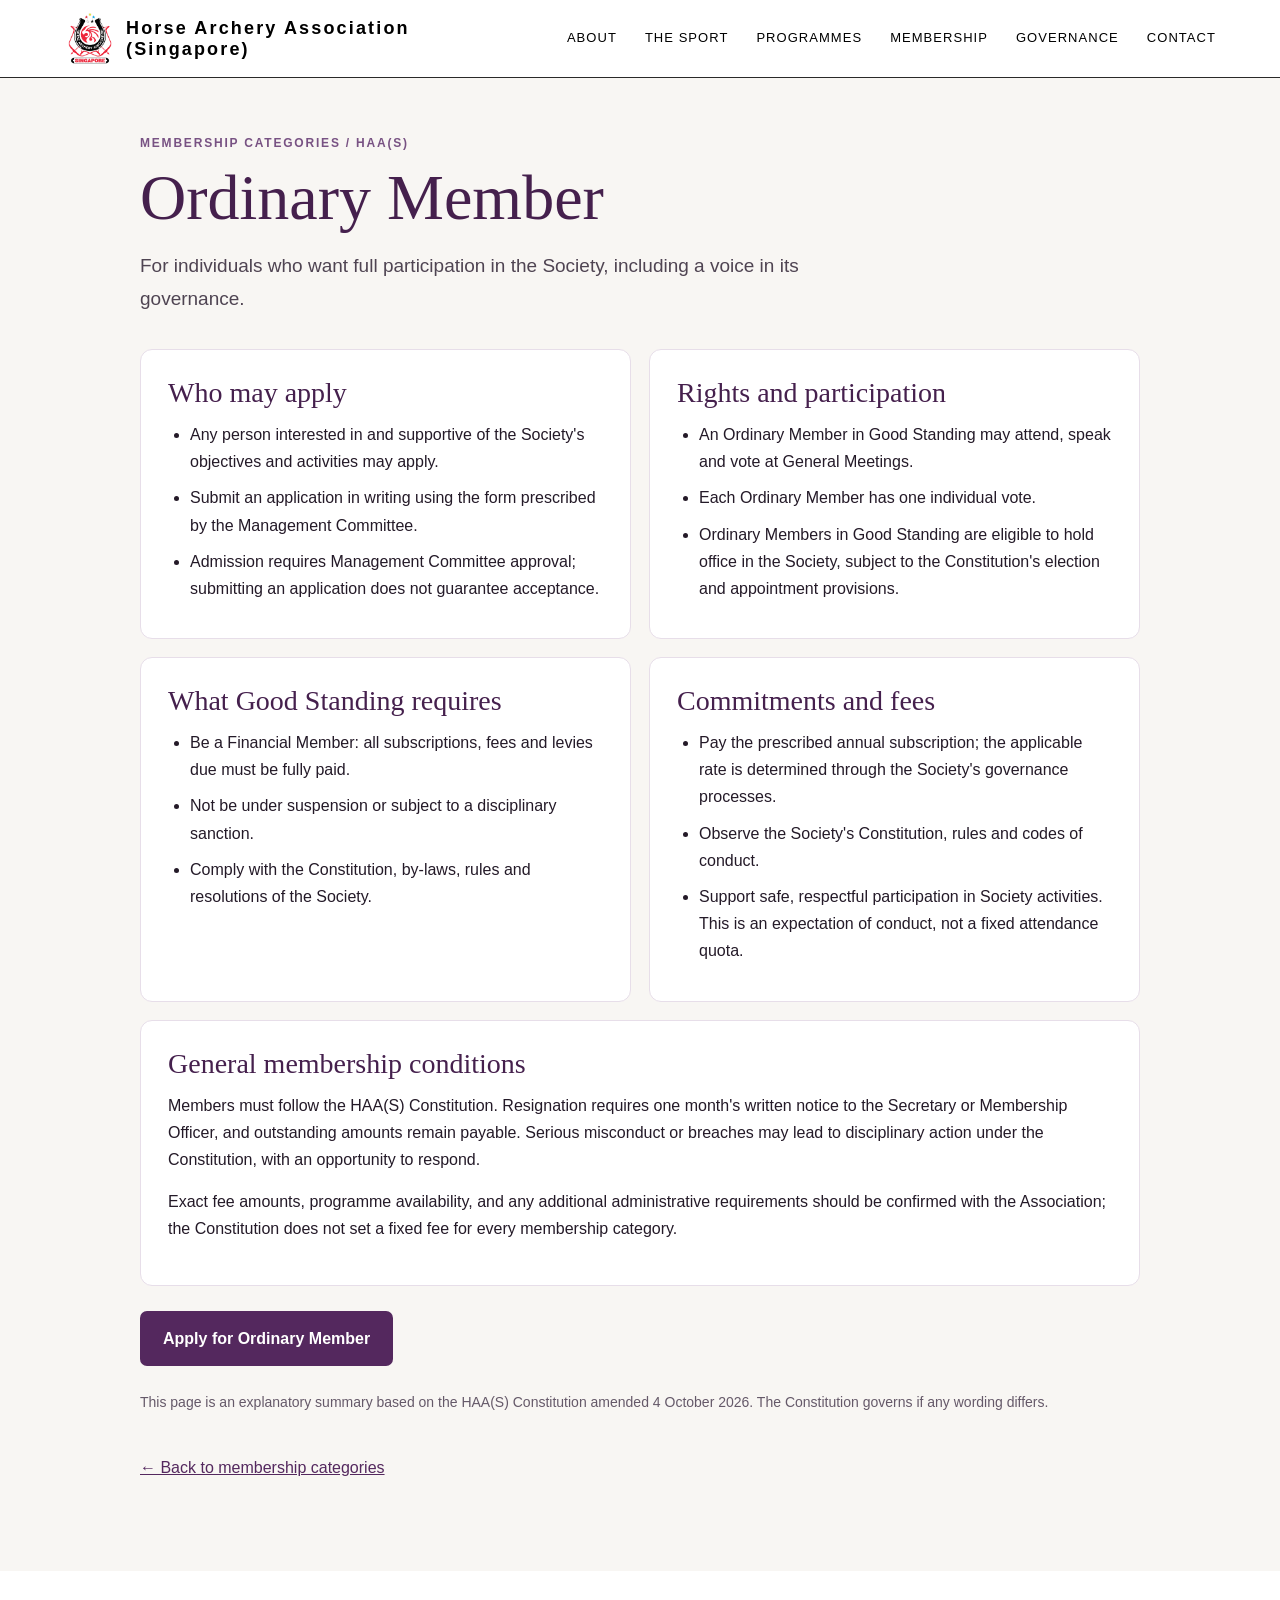
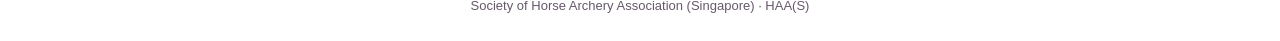
<file: membership-ordinary.html>
<!doctype html><html lang="en"><head><meta charset="utf-8"><meta name="viewport" content="width=device-width,initial-scale=1"><meta name="description" content="HAA(S) Ordinary Member eligibility, rights, commitments and application information."><title>Ordinary Member | HAA(S) Membership</title><style>body{margin:0;background:#f8f6f3;color:#241a28;font-family:Arial,sans-serif;line-height:1.7}a{color:#54285e}.wrap{max-width:1000px;margin:0 auto;padding:55px 6vw 90px}.eyebrow{color:#785283;font-size:12px;font-weight:800;letter-spacing:.15em}h1{font:normal clamp(36px,6vw,64px) Georgia,serif;color:#45204d;margin:8px 0 15px}h2{font:normal 28px Georgia,serif;color:#45204d;margin:0 0 12px}p{margin:0 0 15px}.lead{font-size:19px;color:#4f4452;max-width:760px;margin-bottom:34px}.grid{display:grid;grid-template-columns:repeat(2,minmax(0,1fr));gap:18px}.panel{background:#fff;border:1px solid #e7dee9;border-radius:12px;padding:27px}.panel.wide{grid-column:1/-1}.panel ul{padding-left:22px;margin:0}.panel li{margin:9px 0}.cta{display:inline-block;background:#54285e;color:#fff;text-decoration:none;padding:14px 23px;border-radius:7px;font-weight:700;margin-top:25px}.back{display:inline-block;margin-top:24px}.note{font-size:14px;color:#655969;margin-top:25px}footer{padding:24px 6vw;text-align:center;background:#fff;color:#67596a;font-size:13px}@media(max-width:700px){.grid{grid-template-columns:1fr}.panel.wide{grid-column:auto}}</style><link rel="stylesheet" href="header.css"></head><body><header class="nav" data-box="header" style="background:#fff;background-image:none;"><a class="brand" href="index.html#home"><img data-image="headerLogo" src="assets/haas-symbol.png" alt="HAA(S) symbol"><span data-edit="brand">Horse Archery Association<br>(Singapore)<br></span></a><button class="menu" type="button" aria-label="Open navigation" aria-expanded="false">☰</button><nav><a href="index.html#about" data-edit="navAbout">About</a><a href="index.html#sport" data-edit="navSport">The Sport</a><a href="index.html#programmes" data-edit="navProgrammes">Programmes</a><a href="index.html#membership" data-edit="navMembership">Membership</a><a href="index.html#governance" data-edit="navGovernance">Governance</a><a href="index.html#contact" data-edit="navContact">Contact</a></nav></header><main class="wrap"><div class="eyebrow">MEMBERSHIP CATEGORIES / HAA(S)</div><h1>Ordinary Member</h1><p class="lead">For individuals who want full participation in the Society, including a voice in its governance.</p><div class="grid"><section class="panel"><h2>Who may apply</h2><ul><li>Any person interested in and supportive of the Society's objectives and activities may apply.</li><li>Submit an application in writing using the form prescribed by the Management Committee.</li><li>Admission requires Management Committee approval; submitting an application does not guarantee acceptance.</li></ul></section><section class="panel"><h2>Rights and participation</h2><ul><li>An Ordinary Member in Good Standing may attend, speak and vote at General Meetings.</li><li>Each Ordinary Member has one individual vote.</li><li>Ordinary Members in Good Standing are eligible to hold office in the Society, subject to the Constitution's election and appointment provisions.</li></ul></section><section class="panel"><h2>What Good Standing requires</h2><ul><li>Be a Financial Member: all subscriptions, fees and levies due must be fully paid.</li><li>Not be under suspension or subject to a disciplinary sanction.</li><li>Comply with the Constitution, by-laws, rules and resolutions of the Society.</li></ul></section><section class="panel"><h2>Commitments and fees</h2><ul><li>Pay the prescribed annual subscription; the applicable rate is determined through the Society's governance processes.</li><li>Observe the Society's Constitution, rules and codes of conduct.</li><li>Support safe, respectful participation in Society activities. This is an expectation of conduct, not a fixed attendance quota.</li></ul></section><section class="panel wide"><h2>General membership conditions</h2><p>Members must follow the HAA(S) Constitution. Resignation requires one month's written notice to the Secretary or Membership Officer, and outstanding amounts remain payable. Serious misconduct or breaches may lead to disciplinary action under the Constitution, with an opportunity to respond.</p><p>Exact fee amounts, programme availability, and any additional administrative requirements should be confirmed with the Association; the Constitution does not set a fixed fee for every membership category.</p></section></div><a class="cta" href="membership-application.html">Apply for Ordinary Member</a><p class="note">This page is an explanatory summary based on the HAA(S) Constitution amended 4 October 2026. The Constitution governs if any wording differs.</p><a class="back" href="index.html#membership">← Back to membership categories</a></main><footer>Society of Horse Archery Association (Singapore) · HAA(S)</footer><script>(function(){const b=document.querySelector('header.nav .menu'),n=document.querySelector('header.nav nav');if(b&&n){b.addEventListener('click',()=>{const open=n.classList.toggle('open');b.setAttribute('aria-expanded',String(open))});n.querySelectorAll('a').forEach(a=>a.addEventListener('click',()=>{n.classList.remove('open');b.setAttribute('aria-expanded','false')}))}})();</script></body></html>
</file>
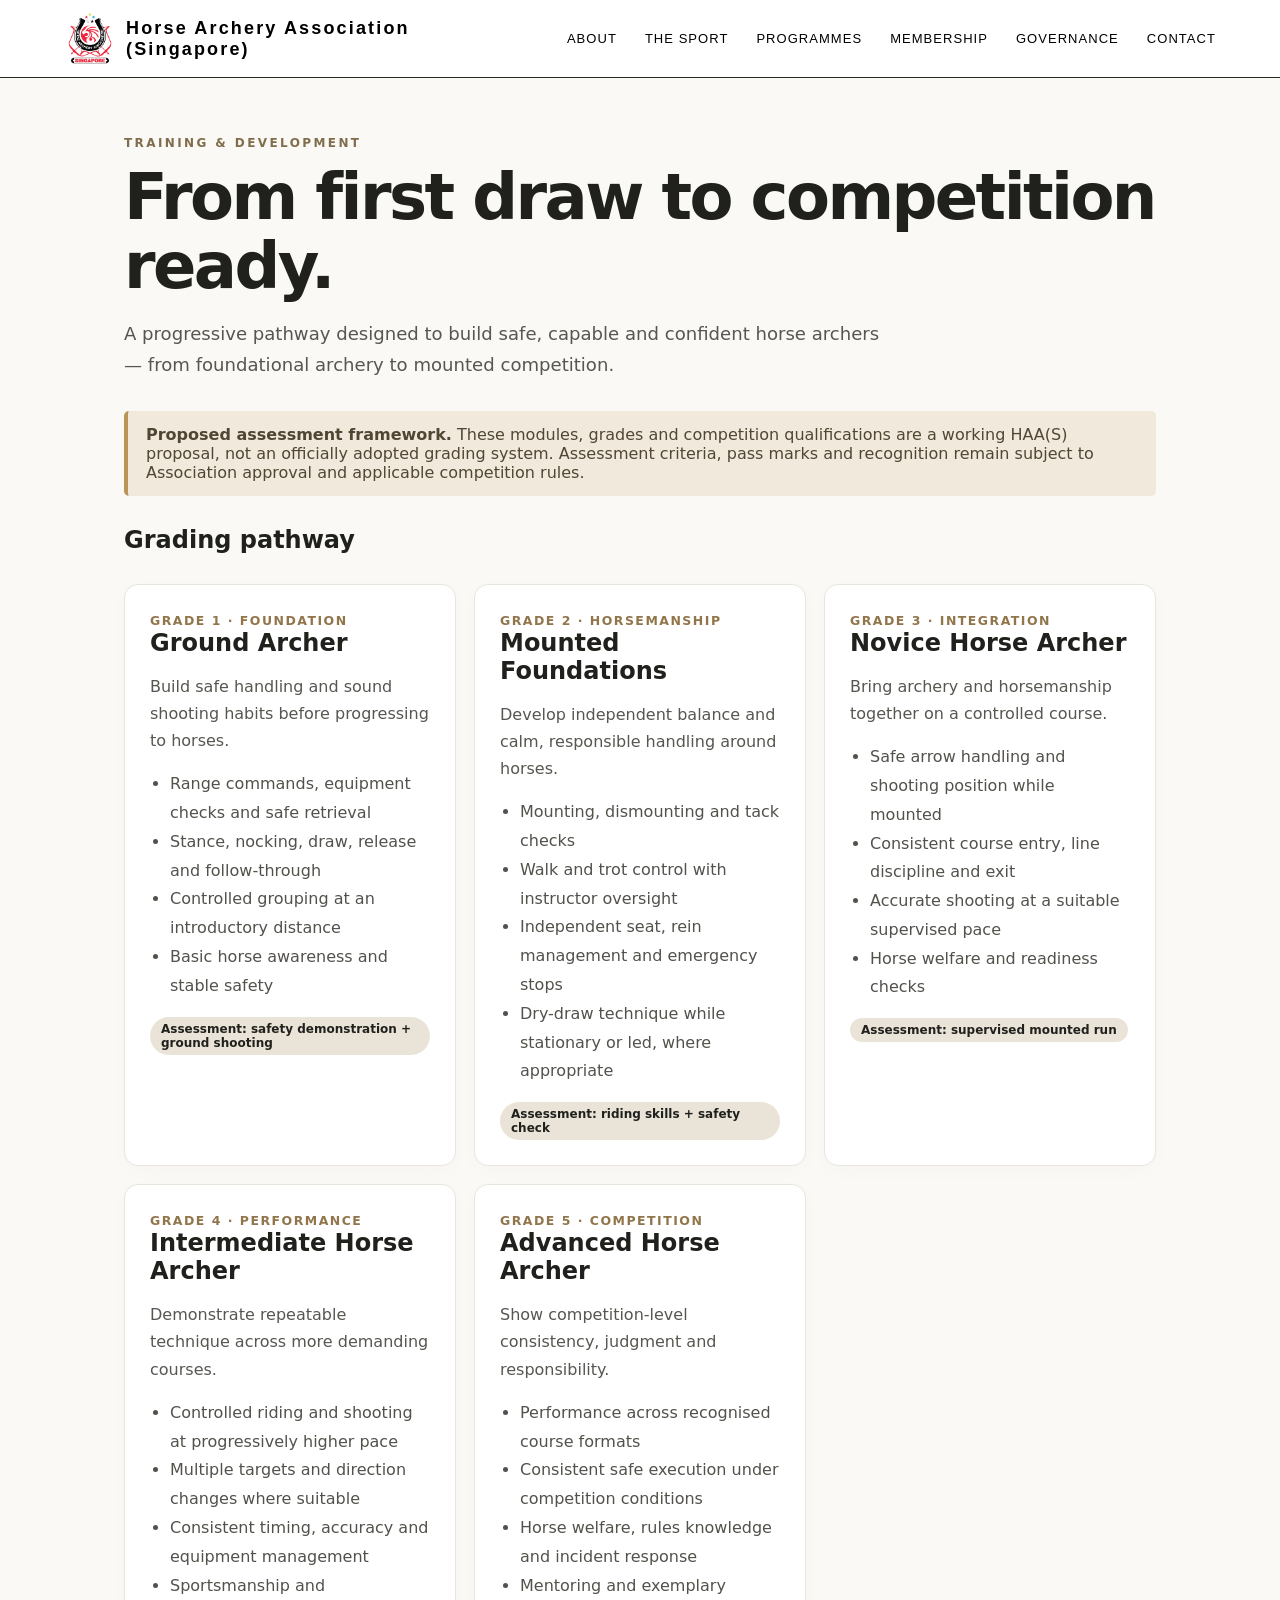
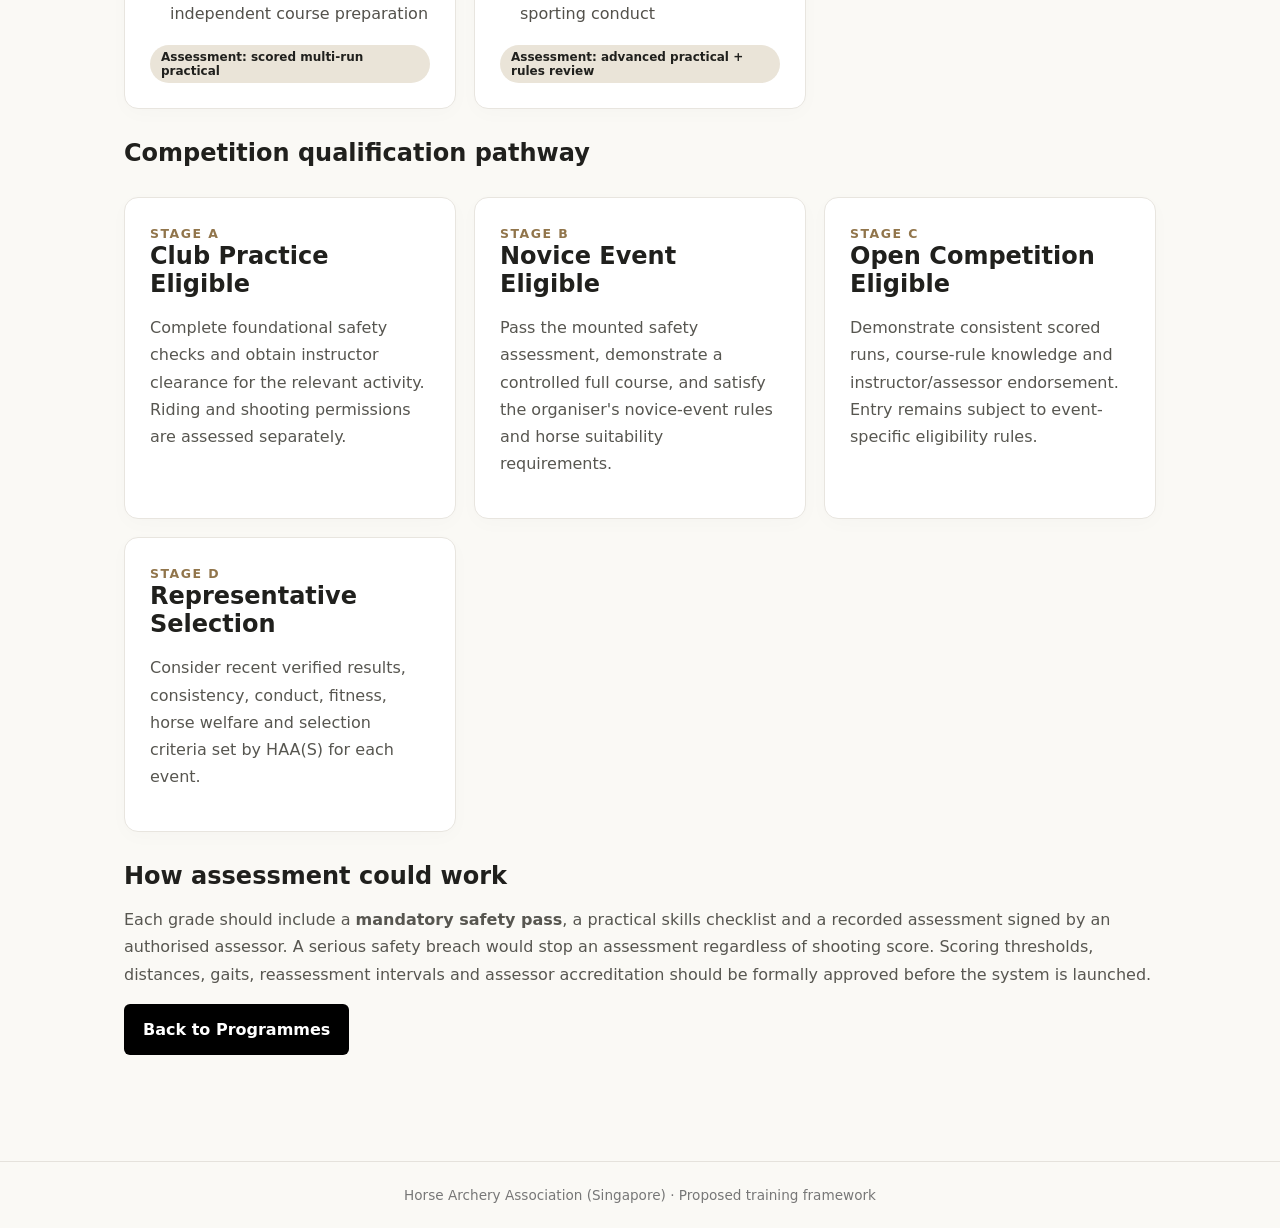
<file: modules.html>
<!doctype html><html lang="en"><head><meta charset="utf-8"><meta name="viewport" content="width=device-width,initial-scale=1"><title>Training Modules | HAA(S)</title><style>
:root{font-family:Inter,system-ui,-apple-system,Segoe UI,sans-serif;color:#20201d;background:#faf9f5}*{box-sizing:border-box}body{margin:0}header{background:#fff;border-bottom:1px solid #e8e5df;padding:16px max(24px,calc((100vw - 1080px)/2));display:flex;align-items:center;justify-content:space-between;gap:16px}header a{color:#161616;text-decoration:none;font-weight:700}header .brand{font-size:1.05rem}main{max-width:1080px;margin:auto;padding:54px 24px 90px}.eyebrow{text-transform:uppercase;letter-spacing:.2em;font-size:.75rem;font-weight:800;color:#806d4c}h1{font-size:clamp(2.4rem,5vw,4.6rem);line-height:1.08;letter-spacing:-.04em;margin:12px 0 18px}h2{font-size:1.5rem;margin:0 0 12px}p{line-height:1.7;color:#575650}.lead{max-width:760px;font-size:1.13rem}.notice{background:#f0e9dc;border-left:4px solid #b99559;padding:14px 18px;border-radius:5px;margin:30px 0;color:#514633}.grid{display:grid;grid-template-columns:repeat(auto-fit,minmax(270px,1fr));gap:18px;margin:30px 0}.card{background:#fff;border:1px solid #e8e5df;border-radius:14px;padding:25px;box-shadow:0 5px 20px #00000005}.card .num{font-size:.78rem;letter-spacing:.12em;color:#91754b;font-weight:800}.card ul{padding-left:20px;line-height:1.8;color:#53514b}.tag{display:inline-block;background:#eae4d8;border-radius:20px;padding:5px 11px;font-size:.75rem;font-weight:700}.button{display:inline-block;background:#000;color:#fff;padding:12px 19px;border-radius:6px;text-decoration:none;font-weight:700}footer{border-top:1px solid #e5e2dc;padding:25px;text-align:center;color:#777;font-size:.85rem}@media(max-width:560px){header{padding:15px 20px}main{padding:38px 20px 65px}}

/* Consistent HAA(S) navigation on inner pages */
header.nav{position:relative;z-index:50;width:100%;min-height:78px;padding:14px 6vw;display:flex;justify-content:space-between;align-items:center;gap:20px;background:#fff!important;background-image:none!important;border-bottom:1px solid #eee;box-sizing:border-box}
header.nav .brand{display:flex;align-items:center;gap:10px;color:#000!important;text-decoration:none;font-weight:800;font-size:18px;white-space:nowrap}
header.nav .brand img{width:48px;height:48px;object-fit:contain}
header.nav nav{display:flex;align-items:center;gap:22px}
header.nav nav a{font-size:13px;letter-spacing:.03em;color:#000!important;text-decoration:none;font-weight:700}
header.nav .menu{display:none;background:transparent;border:0;font-size:27px;color:#000!important;cursor:pointer}
@media(max-width:760px){header.nav{padding:12px 6vw}header.nav .menu{display:block}header.nav nav{display:none;position:absolute;top:100%;left:0;right:0;background:#fff!important;padding:20px 6vw;flex-direction:column;align-items:flex-start;gap:18px;box-shadow:0 8px 14px #00000018}header.nav nav.open{display:flex}header.nav nav a{color:#000!important}}
</style><link rel="stylesheet" href="header.css"></head><body><header class="nav" data-box="header" style="background:#fff;background-image:none;"><a class="brand" href="index.html#home"><img data-image="headerLogo" src="assets/haas-symbol.png" alt="HAA(S) symbol"><span data-edit="brand">Horse Archery Association<br>(Singapore)<br></span></a><button class="menu" type="button" aria-label="Open navigation" aria-expanded="false">☰</button><nav><a href="index.html#about" data-edit="navAbout">About</a><a href="index.html#sport" data-edit="navSport">The Sport</a><a href="index.html#programmes" data-edit="navProgrammes">Programmes</a><a href="index.html#membership" data-edit="navMembership">Membership</a><a href="index.html#governance" data-edit="navGovernance">Governance</a><a href="index.html#contact" data-edit="navContact">Contact</a></nav></header><main><span class="eyebrow">Training & Development</span><h1>From first draw to competition ready.</h1><p class="lead">A progressive pathway designed to build safe, capable and confident horse archers — from foundational archery to mounted competition.</p><div class="notice"><strong>Proposed assessment framework.</strong> These modules, grades and competition qualifications are a working HAA(S) proposal, not an officially adopted grading system. Assessment criteria, pass marks and recognition remain subject to Association approval and applicable competition rules.</div><h2>Grading pathway</h2><div class="grid">
<section class="card"><span class="num">GRADE 1 · FOUNDATION</span><h2>Ground Archer</h2><p>Build safe handling and sound shooting habits before progressing to horses.</p><ul><li>Range commands, equipment checks and safe retrieval</li><li>Stance, nocking, draw, release and follow-through</li><li>Controlled grouping at an introductory distance</li><li>Basic horse awareness and stable safety</li></ul><span class="tag">Assessment: safety demonstration + ground shooting</span></section>
<section class="card"><span class="num">GRADE 2 · HORSEMANSHIP</span><h2>Mounted Foundations</h2><p>Develop independent balance and calm, responsible handling around horses.</p><ul><li>Mounting, dismounting and tack checks</li><li>Walk and trot control with instructor oversight</li><li>Independent seat, rein management and emergency stops</li><li>Dry-draw technique while stationary or led, where appropriate</li></ul><span class="tag">Assessment: riding skills + safety check</span></section>
<section class="card"><span class="num">GRADE 3 · INTEGRATION</span><h2>Novice Horse Archer</h2><p>Bring archery and horsemanship together on a controlled course.</p><ul><li>Safe arrow handling and shooting position while mounted</li><li>Consistent course entry, line discipline and exit</li><li>Accurate shooting at a suitable supervised pace</li><li>Horse welfare and readiness checks</li></ul><span class="tag">Assessment: supervised mounted run</span></section>
<section class="card"><span class="num">GRADE 4 · PERFORMANCE</span><h2>Intermediate Horse Archer</h2><p>Demonstrate repeatable technique across more demanding courses.</p><ul><li>Controlled riding and shooting at progressively higher pace</li><li>Multiple targets and direction changes where suitable</li><li>Consistent timing, accuracy and equipment management</li><li>Sportsmanship and independent course preparation</li></ul><span class="tag">Assessment: scored multi-run practical</span></section>
<section class="card"><span class="num">GRADE 5 · COMPETITION</span><h2>Advanced Horse Archer</h2><p>Show competition-level consistency, judgment and responsibility.</p><ul><li>Performance across recognised course formats</li><li>Consistent safe execution under competition conditions</li><li>Horse welfare, rules knowledge and incident response</li><li>Mentoring and exemplary sporting conduct</li></ul><span class="tag">Assessment: advanced practical + rules review</span></section>
</div><h2>Competition qualification pathway</h2><div class="grid">
<section class="card"><span class="num">STAGE A</span><h2>Club Practice Eligible</h2><p>Complete foundational safety checks and obtain instructor clearance for the relevant activity. Riding and shooting permissions are assessed separately.</p></section>
<section class="card"><span class="num">STAGE B</span><h2>Novice Event Eligible</h2><p>Pass the mounted safety assessment, demonstrate a controlled full course, and satisfy the organiser's novice-event rules and horse suitability requirements.</p></section>
<section class="card"><span class="num">STAGE C</span><h2>Open Competition Eligible</h2><p>Demonstrate consistent scored runs, course-rule knowledge and instructor/assessor endorsement. Entry remains subject to event-specific eligibility rules.</p></section>
<section class="card"><span class="num">STAGE D</span><h2>Representative Selection</h2><p>Consider recent verified results, consistency, conduct, fitness, horse welfare and selection criteria set by HAA(S) for each event.</p></section>
</div><h2>How assessment could work</h2><p>Each grade should include a <strong>mandatory safety pass</strong>, a practical skills checklist and a recorded assessment signed by an authorised assessor. A serious safety breach would stop an assessment regardless of shooting score. Scoring thresholds, distances, gaits, reassessment intervals and assessor accreditation should be formally approved before the system is launched.</p><p><a class="button" href="index.html#programmes">Back to Programmes</a></p></main><footer>Horse Archery Association (Singapore) · Proposed training framework</footer><script>(function(){const b=document.querySelector('header.nav .menu'),n=document.querySelector('header.nav nav');if(b&&n){b.addEventListener('click',()=>n.classList.toggle('open'));n.querySelectorAll('a').forEach(a=>a.addEventListener('click',()=>n.classList.remove('open')))}})();</script></body></html>
</file>
<file: styles.css>
*{box-sizing:border-box}html{scroll-behavior:smooth}body{margin:0;font-family:Arial,Helvetica,sans-serif;color:#171717;background:#f6f4ef}a{color:inherit;text-decoration:none}.nav{height:78px;display:flex;align-items:center;justify-content:space-between;padding:0 5vw;background:#0b0c0d;color:#fff;position:sticky;top:0;z-index:20;border-bottom:1px solid #292929}.brand{display:flex;align-items:center;gap:12px;font-weight:800;letter-spacing:.12em}.brand img{width:52px;height:52px;object-fit:contain}.nav nav{display:flex;gap:28px;font-size:13px;text-transform:uppercase;letter-spacing:.08em}.nav nav a:hover{opacity:.65}.menu{display:none;background:none;border:0;color:white;font-size:26px}.hero{height:calc(100vh - 78px);min-height:620px;position:relative;color:#fff;overflow:hidden}.hero>img{width:100%;height:100%;object-fit:cover}.shade{position:absolute;inset:0;background:linear-gradient(90deg,rgba(0,0,0,.8),rgba(0,0,0,.24) 65%,rgba(0,0,0,.05))}.hero-copy{position:absolute;left:7vw;bottom:12vh;max-width:780px}.eyebrow{font-size:12px;letter-spacing:.22em;font-weight:800;margin-bottom:20px}.eyebrow.dark{color:#5a2b62}.hero h1,.section h2,.copy h2,.symbol h2,.contact h2{font-family:Georgia,serif;font-weight:400}.hero h1{font-size:clamp(48px,7vw,100px);line-height:.95;margin:0 0 25px}.hero-copy>p:not(.eyebrow){font-size:19px;line-height:1.6;max-width:650px}.actions{display:flex;gap:12px;margin-top:30px}.btn{display:inline-block;padding:15px 22px;border:1px solid #fff;font-size:13px;text-transform:uppercase;letter-spacing:.1em;font-weight:700}.primary{background:#fff;color:#111}.ghost{color:#fff}.section{max-width:1200px;margin:auto;padding:110px 6vw}.intro,.governance{display:grid;grid-template-columns:1fr 1fr;gap:9vw}.section h2,.copy h2,.symbol h2,.contact h2{font-size:clamp(38px,5vw,68px);line-height:1.03;margin:0 0 30px}.intro p,.governance p,.copy p,.symbol p,.contact p{font-size:18px;line-height:1.75;color:#4b4b4b}.split{display:grid;grid-template-columns:1.15fr .85fr;min-height:680px}.dark-section{background:#101112;color:white}.photo img{width:100%;height:100%;object-fit:cover}.copy{padding:10vw 7vw;align-self:center}.copy p{color:#c7c7c7}.principles{display:flex;flex-wrap:wrap;gap:10px;margin-top:35px}.principles span{border:1px solid #555;padding:10px 14px;font-size:12px;text-transform:uppercase;letter-spacing:.1em}.cards{display:grid;grid-template-columns:repeat(3,1fr);gap:22px;margin-top:45px}.cards article{background:#fff;border:1px solid #dedbd3}.cards img{width:100%;height:310px;object-fit:cover}.cards div{padding:24px}.cards h3{font-family:Georgia,serif;font-size:28px;margin:0 0 12px}.cards p{line-height:1.6;color:#5c5c5c}.membership{background:#53265b;color:#fff}.membership .section{padding-top:100px;padding-bottom:100px}.member-grid{display:grid;grid-template-columns:repeat(3,1fr);gap:1px;background:#815b87;margin:45px 0 35px}.member-grid>div{background:#53265b;padding:28px}.member-grid b{font-family:Georgia,serif;font-size:24px}.member-grid p{color:#eadfeb;line-height:1.6}.light{background:white;color:#53265b}.text-link{display:inline-block;margin-top:12px;font-weight:bold;color:#53265b}.symbol{max-width:1050px;margin:auto;padding:90px 6vw 120px;display:grid;grid-template-columns:300px 1fr;gap:80px;align-items:center}.symbol img{width:100%;max-height:300px;object-fit:contain}.contact{background:#0b0c0d;color:#fff}.contact .section{padding-top:95px;padding-bottom:95px}.contact p{color:#bbb;max-width:650px}.address{margin-top:35px;line-height:1.7;font-size:18px}footer{background:#050505;color:#ddd;padding:30px 5vw;display:flex;align-items:center;gap:18px;border-top:1px solid #252525}footer img{width:52px;height:52px;object-fit:contain}footer span{margin-left:auto;font-size:12px;letter-spacing:.08em;text-transform:uppercase;color:#888}footer small{color:#888}@media(max-width:800px){.nav nav{display:none;position:absolute;top:78px;left:0;right:0;background:#0b0c0d;padding:25px 6vw;flex-direction:column}.nav nav.open{display:flex}.menu{display:block}.hero-copy{left:6vw;right:6vw}.intro,.governance,.split,.symbol{grid-template-columns:1fr}.split .photo{height:430px}.cards,.member-grid{grid-template-columns:1fr}.symbol{gap:30px}.symbol img{max-width:220px}.section{padding:75px 6vw}footer{align-items:flex-start;flex-wrap:wrap}footer span{width:100%;margin:10px 0 0}}

/* HAA(S) photo-led refresh: authentic imagery from the Association media archive. */
.intro{position:relative;isolation:isolate;max-width:none;padding-left:max(6vw,calc((100vw - 1200px)/2 + 6vw));padding-right:7vw;background:linear-gradient(90deg,rgba(249,247,242,.97) 0%,rgba(249,247,242,.93) 52%,rgba(249,247,242,.65) 100%),url("assets/training.jpg") center 42%/cover no-repeat}
#programmes{max-width:none;padding-left:max(6vw,calc((100vw - 1200px)/2 + 6vw));padding-right:max(6vw,calc((100vw - 1200px)/2 + 6vw));background:linear-gradient(180deg,rgba(246,244,239,.93),rgba(246,244,239,.98)),url("assets/camp.jpg") center/cover no-repeat}
.cards article{box-shadow:0 16px 45px rgba(0,0,0,.1);overflow:hidden;transition:transform .25s ease,box-shadow .25s ease}
.cards article:hover{transform:translateY(-5px);box-shadow:0 22px 55px rgba(0,0,0,.17)}
.cards img{transition:transform .45s ease}
.cards article:hover img{transform:scale(1.035)}
.membership{position:relative;isolation:isolate;background:linear-gradient(90deg,rgba(24,14,27,.92),rgba(43,22,47,.78)),url("assets/hero-selected.webp") center 48%/cover no-repeat}
.member-grid{background:rgba(255,255,255,.25);gap:12px}
.member-grid>div{background:rgba(24,16,28,.67);border:1px solid rgba(255,255,255,.2);backdrop-filter:blur(7px)}
.governance{max-width:none;padding-left:max(6vw,calc((100vw - 1200px)/2 + 6vw));padding-right:7vw;background:linear-gradient(90deg,rgba(246,244,239,.98),rgba(246,244,239,.86) 67%,rgba(246,244,239,.67)),url("assets/camp.jpg") center 30%/cover no-repeat}
.contact{background:linear-gradient(90deg,rgba(7,9,10,.96),rgba(7,9,10,.78) 60%,rgba(7,9,10,.35)),url("assets/training.jpg") center 43%/cover no-repeat}
.contact .section{min-height:490px;display:flex;flex-direction:column;justify-content:center}
@media(max-width:800px){.intro,.governance{padding-left:6vw;padding-right:6vw;background-position:center}.intro{background:linear-gradient(rgba(249,247,242,.91),rgba(249,247,242,.94)),url("assets/training.jpg") center/cover}.governance{background:linear-gradient(rgba(246,244,239,.9),rgba(246,244,239,.93)),url("assets/camp.jpg") center/cover}.membership{background-position:60% center}.contact{background:linear-gradient(90deg,rgba(7,9,10,.92),rgba(7,9,10,.69)),url("assets/training.jpg") center/cover}.member-grid{gap:8px}}

/* selected header photo */
.nav{background-image:url("[data-uri]");background-size:cover;background-position:center 70%;}

/* Header reset: intentionally plain white */
header.nav{background:#fff !important;background-image:none !important;}

/* White header typography */
header.nav,header.nav a,header.nav span,header.nav button{color:#000 !important;}

/* Mobile navigation: white panel with black text */
@media (max-width: 760px){
  header.nav .navlinks, header.nav nav, header.nav .menu, header.nav .mobile-menu{background:#fff !important;color:#000 !important;}
  header.nav .navlinks a, header.nav nav a, header.nav .menu a, header.nav .mobile-menu a{color:#000 !important;}
}

/* TAQWA programme link button */
.taqwa-learn-more{display:inline-block;margin-top:14px;padding:11px 20px;background:#000;color:#fff!important;border-radius:6px;text-decoration:none;font-weight:700;line-height:1.2;transition:background .2s ease}
.taqwa-learn-more:hover,.taqwa-learn-more:focus-visible{background:#333;color:#fff!important}

/* Membership category icons */
.member-icon{display:block;width:46px;height:46px;margin-bottom:18px;color:#fff;stroke:#fff;flex-shrink:0}

/* Slow cinematic hero zoom: one gentle 20-second push-in, then hold. */
.hero > img[data-image="hero"]{transform-origin:center center;animation:haasHeroZoom 20s ease-out both;will-change:transform}
@keyframes haasHeroZoom{from{transform:scale(1)}to{transform:scale(1.12)}}
@media(prefers-reduced-motion:reduce){.hero > img[data-image="hero"]{animation:none;transform:none}}

/* Background video: preserve image fallback and hero text overlay. */
.hero>.hero-video{position:absolute;inset:0;width:100%;height:100%;object-fit:cover;z-index:1;pointer-events:none}
.hero>.shade{z-index:2}
.hero>.hero-copy{position:absolute;z-index:3}
.hero>img[data-image="hero"]{position:absolute;inset:0;animation:none!important;transform:none!important}

/* Fully clickable membership category cards */
.member-grid>a.member-card-link{display:block;background:inherit;padding:28px;color:inherit;text-decoration:none;min-width:0;transition:filter .2s ease,transform .2s ease;outline-offset:3px}
.member-grid>a.member-card-link:hover,.member-grid>a.member-card-link:focus-visible{filter:brightness(1.08);transform:translateY(-3px)}
.member-grid>a.member-card-link b{color:#fff}
.member-grid .member-card-cta{display:block;margin-top:22px;font-weight:700;font-size:14px;color:#fff;text-decoration:underline;text-underline-offset:4px}

/* Membership cards: slightly more opaque light panels and black text. */
#membership .member-grid>a.member-card-link{background:rgba(255,255,255,.78);color:#111}
#membership .member-grid>a.member-card-link b,#membership .member-grid>a.member-card-link p,#membership .member-grid>a.member-card-link .member-card-cta{color:#111}
#membership .member-grid>a.member-card-link:hover,#membership .member-grid>a.member-card-link:focus-visible{background:rgba(255,255,255,.85);filter:none}
#membership .member-grid>a.member-card-link .member-icon{stroke:#111;color:#111}
</file>
<file: header.css>
/* Shared navigation matches the homepage across every page. */
header.nav{height:78px!important;min-height:78px!important;display:flex!important;align-items:center!important;justify-content:space-between!important;padding:0 5vw!important;background:#fff!important;background-image:none!important;color:#000!important;position:sticky!important;top:0!important;z-index:1000!important;border-bottom:1px solid #292929!important;box-sizing:border-box!important;width:100%!important;gap:0!important}
header.nav .brand{display:flex!important;align-items:center!important;gap:10px!important;color:#000!important;text-decoration:none!important;font-weight:800!important;font-size:18px!important;white-space:nowrap!important}
/* Lock the brand title's typography independently of each page's body styles. */
header.nav .brand span{font-family:Arial,Helvetica,sans-serif!important;font-size:18px!important;font-weight:800!important;font-style:normal!important;line-height:1.15!important;letter-spacing:.12em!important;text-transform:none!important;text-align:left!important;white-space:nowrap!important}
header.nav .brand img{width:52px!important;height:52px!important;object-fit:contain!important}
header.nav nav{display:flex!important;align-items:center!important;gap:28px!important;position:static!important;padding:0!important;box-shadow:none!important;background:transparent!important;flex-direction:row!important}
header.nav nav a{color:#000!important;text-decoration:none!important;font-family:Arial,Helvetica,sans-serif!important;font-size:13px!important;font-weight:400!important;letter-spacing:.08em!important;text-transform:uppercase!important}
header.nav nav a:hover{opacity:.65}
header.nav .menu{display:none!important;background:none!important;border:0!important;color:#000!important;font-size:26px!important;cursor:pointer!important}
@media(max-width:800px){header.nav nav{display:none!important;position:absolute!important;top:78px!important;left:0!important;right:0!important;background:#fff!important;padding:25px 6vw!important;flex-direction:column!important;align-items:stretch!important;gap:20px!important;box-shadow:0 8px 14px #00000018!important}header.nav nav.open{display:flex!important}header.nav{padding:0 14px!important}header.nav .brand{min-width:0!important;flex:1 1 auto!important;gap:7px!important}header.nav .brand img{width:42px!important;height:42px!important;flex-shrink:0!important}header.nav .brand span{font-size:16px!important;letter-spacing:0!important;white-space:normal!important;line-height:1.15!important}header.nav .menu{display:block!important;flex:0 0 auto!important;margin-left:8px!important;padding:6px!important}}
</file>
